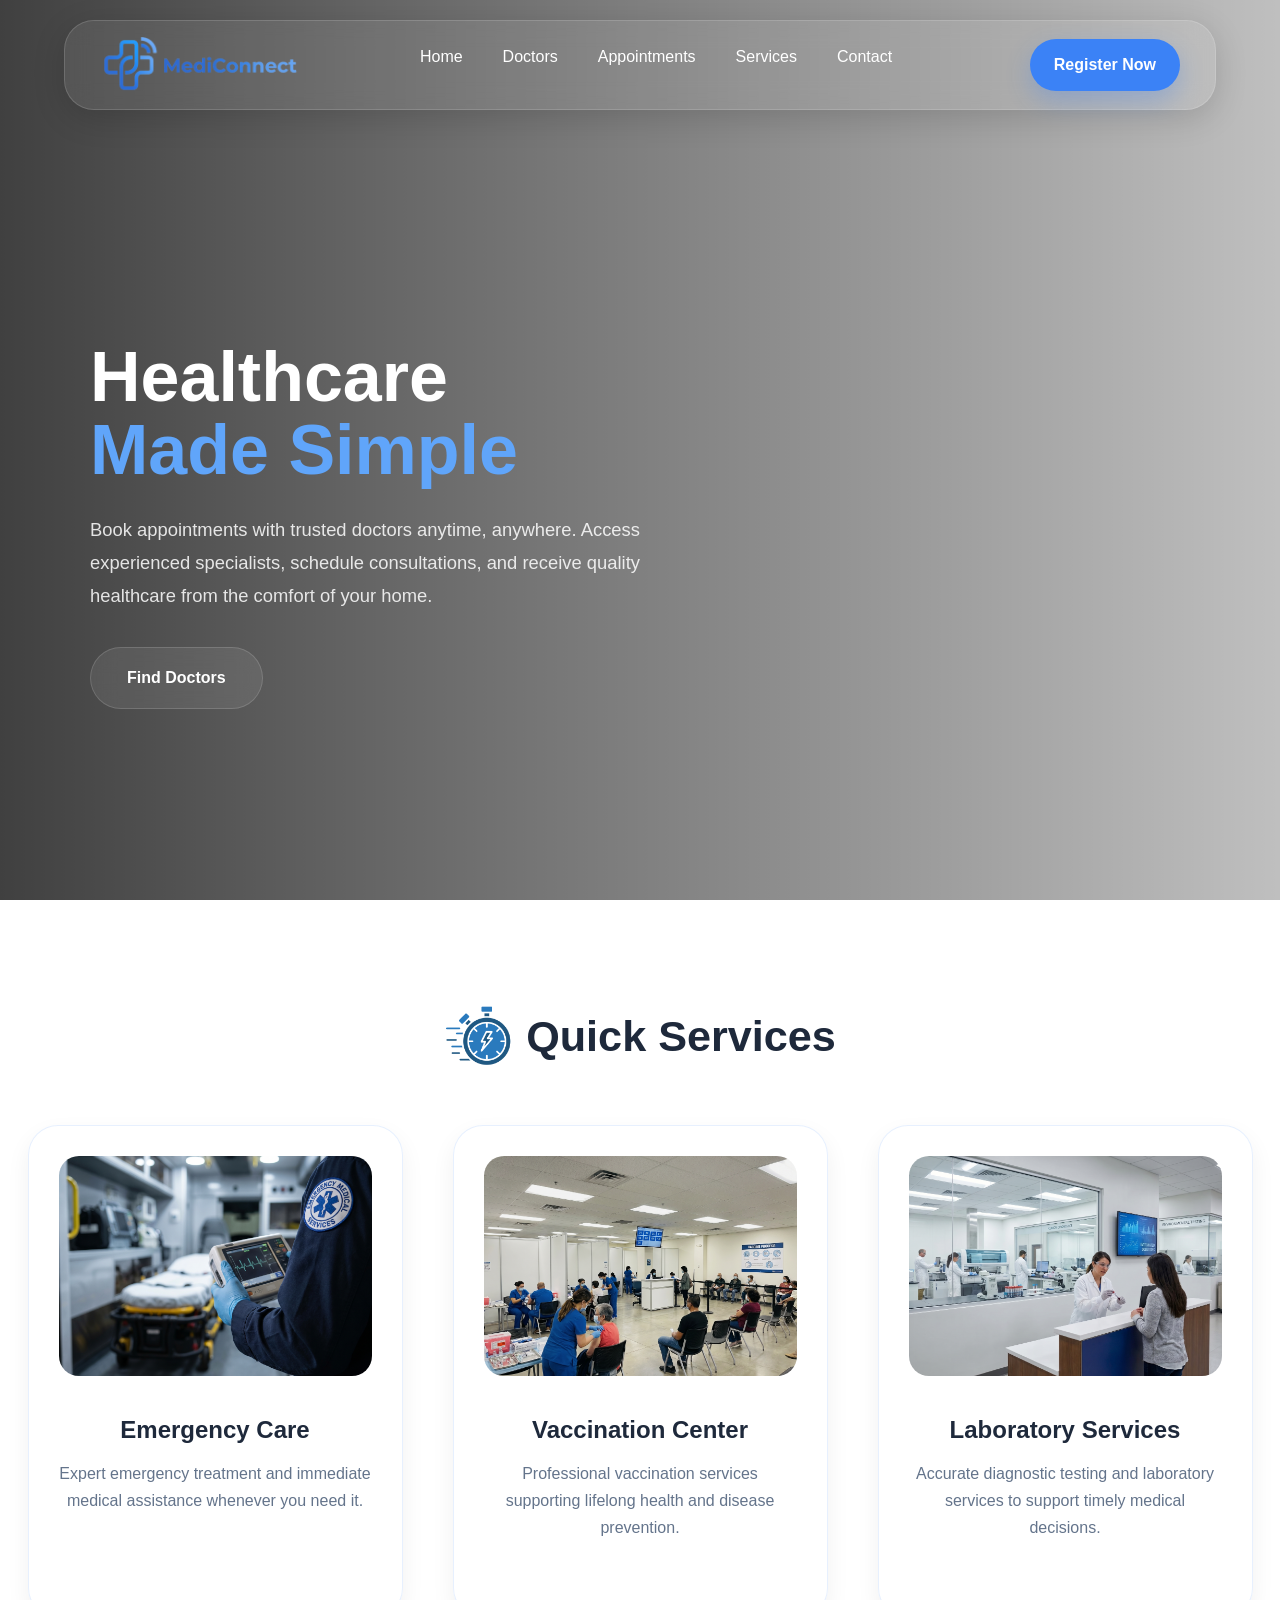
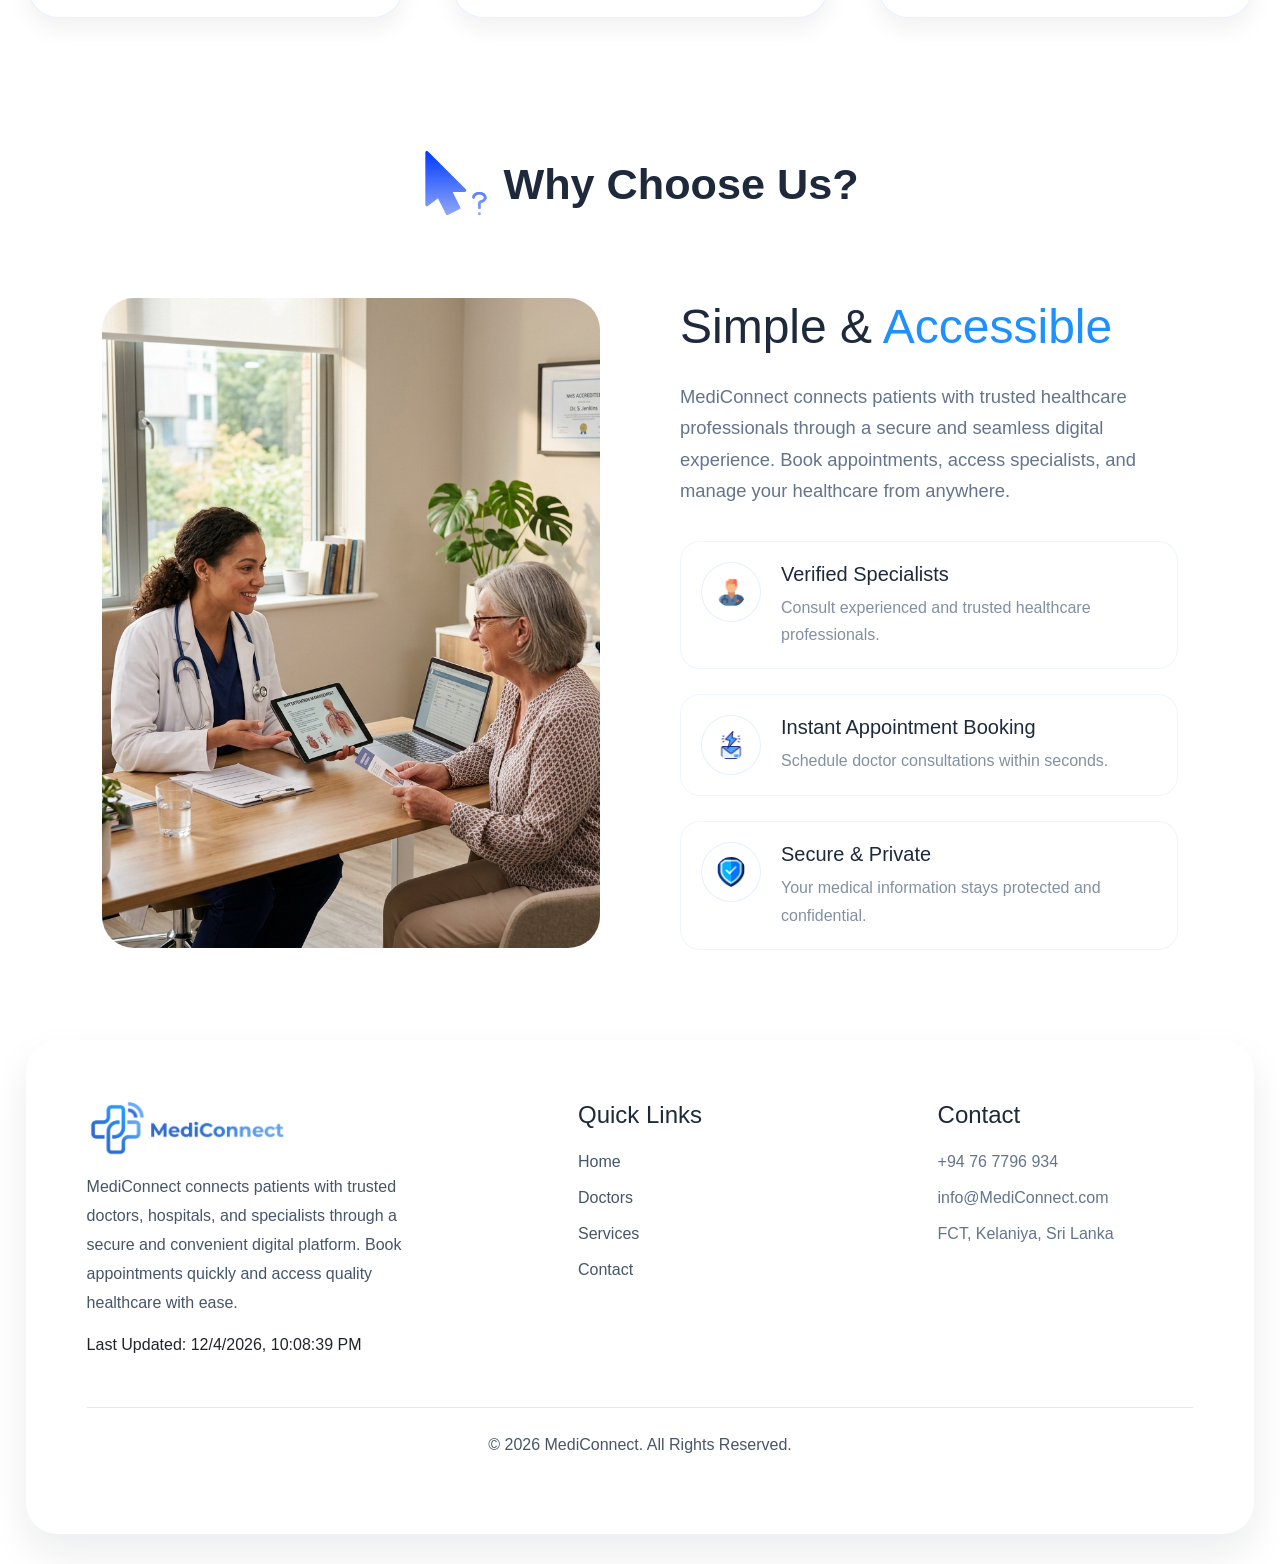
<file: index.html>
<!DOCTYPE html>
<html lang="en">

<head>
    <meta charset="UTF-8">
    <meta name="viewport" content="width=device-width, initial-scale=1.0">
    <title>MediConnect</title>
    <link rel="stylesheet" href="https://cdnjs.cloudflare.com/ajax/libs/font-awesome/6.6.0/css/all.min.css">
    <link href="https://cdn.jsdelivr.net/npm/bootstrap@5.3.8/dist/css/bootstrap.min.css" rel="stylesheet">
    <link rel="icon" href="src/fav-icon.png" type="image/png">
    <link rel="stylesheet" href="style.css">
</head>

<body>

    <script>
        let name = prompt("Please enter your name:", "Lakindu");
        alert(`Hi ${name}, Welcome to MediConnect! Your trusted healthcare companion.`);
    </script>


    <div class="header">

        <nav class="navbar">

            <div class="logo">
                <img src="src/Logo-Mediconnect.png" alt="MediConnect" id="logo-mediconnect">
            </div>

            <ul class="nav-links">

                <li><a href="index.html">Home</a></li>
                <li><a href="doctors.html">Doctors</a></li>
                <li><a href="appointments.html">Appointments</a></li>
                <li><a href="services.html">Services</a></li>
                <li><a href="contact.html">Contact</a></li>

            </ul>

            <button class="nav-btn" onclick="window.location.href='registration.html'">
                Register Now
            </button>

        </nav>

    </div>


    <!-- hero section -->


    <section class="hero">

        <!-- Background Video -->
        <video autoplay muted loop playsinline>

            <source src="src/hero-video.mp4" type="video/mp4">

        </video>

        <!-- Dark Overlay -->
        <div class="overlay"></div>

        <!-- Hero Content -->
        <div class="hero-content">

            <h1>
                Healthcare
                <span>Made Simple</span>
            </h1>

            <p>
                Book appointments with trusted doctors anytime, anywhere.
                Access experienced specialists, schedule consultations,
                and receive quality healthcare from the comfort of your home.
            </p>

            <div class="hero-buttons">

                <button class="hero-btn-secondary" onclick=findDoctors()>
                    Find Doctors
                </button>


            </div>


        </div>

    </section>





    <!-- Services section -->


    <div class="services-header-large">

        <h2>
            <img src="src/rapid.png" alt="Services Icon" class="services-icon">
            Quick Services
        </h2>

        <div class="services-container">

            <div class="service-card" onclick=clickServices()>

                <div class="service-image">

                    <img src="src/Emergancy-services.jpeg" alt="Emergency Care">

                </div>

                <h3>Emergency Care</h3>

                <p>
                    Expert emergency treatment and immediate medical
                    assistance whenever you need it.
                </p>

            </div>
            <div class="service-card" onclick=clickServices()>

                <div class="service-image">

                    <img src="src/Vaccination Center.jpeg" alt="Emergency Care">

                </div>

                <h3>Vaccination Center</h3>

                <p>
                    Professional vaccination services supporting 
                    lifelong health and disease prevention.
                </p>

            </div>


            <div class="service-card" onclick=clickServices()>

                <div class="service-image">

                    <img src="src/Laboratory Services.jpeg" alt="Emergency Care">

                </div>

                <h3>Laboratory Services</h3>

                <p>
                    Accurate diagnostic testing and laboratory 
                    services to support timely medical decisions.
                </p>

            </div>

            <!-- <div class="service-card">

        <div class="service-image">

            <img src="src/Emergancy-services.jpeg"
                alt="Emergency Care">

        </div>

        <h3>Emergency Care</h3>

        <p>
            Expert emergency treatment and immediate medical
            assistance whenever you need it.
        </p>

        </div> -->
        </div>
    </div>

    <section class="why-us">
        <div class="services-header-small">
            <h2>
                <img src="src/help.png" alt="Services Icon" class="services-icon">
                Why Choose Us?
            </h2>
        </div>

        <div class="why-us-container">

            <div class="why-image">

                <img src="src/about_us.png" alt="Doctor Consultation">

            </div>

            <div class="why-content">

                <h2>
                    Simple & <span>Accessible</span>
                </h2>

                <p>
                    MediConnect connects patients with trusted healthcare
                    professionals through a secure and seamless digital
                    experience. Book appointments, access specialists,
                    and manage your healthcare from anywhere.
                </p>

                <div class="why-features">

                    <div class="feature-item">

                        <div class="feature-icon">
                            <img src="src/specialists.png" alt="Verified Specialists Icon" class="feature-icon-image">
                        </div>

                        <div>

                            <h4>Verified Specialists</h4>

                            <p>
                                Consult experienced and trusted healthcare professionals.
                            </p>

                        </div>

                    </div>

                    <div class="feature-item">

                        <div class="feature-icon">
                            <img src="src/instant.png" alt="Verified Specialists Icon" class="feature-icon-image">
                        </div>

                        <div>

                            <h4>Instant Appointment Booking</h4>

                            <p>
                                Schedule doctor consultations within seconds.
                            </p>

                        </div>

                    </div>

                    <div class="feature-item">

                        <div class="feature-icon">
                            <img src="src/encrypted.png" alt="Verified Specialists Icon" class="feature-icon-image">
                        </div>

                        <div>

                            <h4>Secure & Private</h4>

                            <p>
                                Your medical information stays protected and confidential.
                            </p>

                        </div>

                    </div>

                </div>

            </div>

        </div>

    </section>


    <footer class="footer">

        <div class="footer-container">

            <div class="footer-grid">

                <div class="footer-brand">

                    <div class="logo">
                        <img src="src/Logo-Mediconnect.png" alt="E-Channeling Logo" id="logo-mediconnect">
                    </div>

                    <p>
                        MediConnect connects patients with trusted doctors, hospitals,
                        and specialists through a secure and convenient digital platform.
                        Book appointments quickly and access quality healthcare with ease.
                    </p>

                </div>

                <div class="footer-links">

                    <h4>Quick Links</h4>

                    <a href="index.html">Home</a>
                    <a href="doctors.html">Doctors</a>
                    <a href="services.html">Services</a>
                    <a href="contact.html">Contact</a>

                </div>

                <div class="footer-contact">

                    <h4>Contact</h4>

                    <p>+94 76 7796 934</p>
                    <p>info@MediConnect.com</p>
                    <p>FCT, Kelaniya, Sri Lanka</p>

                </div>

            </div>
            <p>
                Last Updated:
                <span id="lastUpdated"></span>
            </p>

            <div class="footer-bottom">

                <p>
                    © 2026 MediConnect. All Rights Reserved.
                </p>

            </div>

        </div>

    </footer>
    <script src="script.js"></script>

    <!-- <script src="https://cdn.jsdelivr.net/npm/bootstrap@5.3.8/dist/js/bootstrap.bundle.min.js"></script>     -->
</body>

</html>
</file>
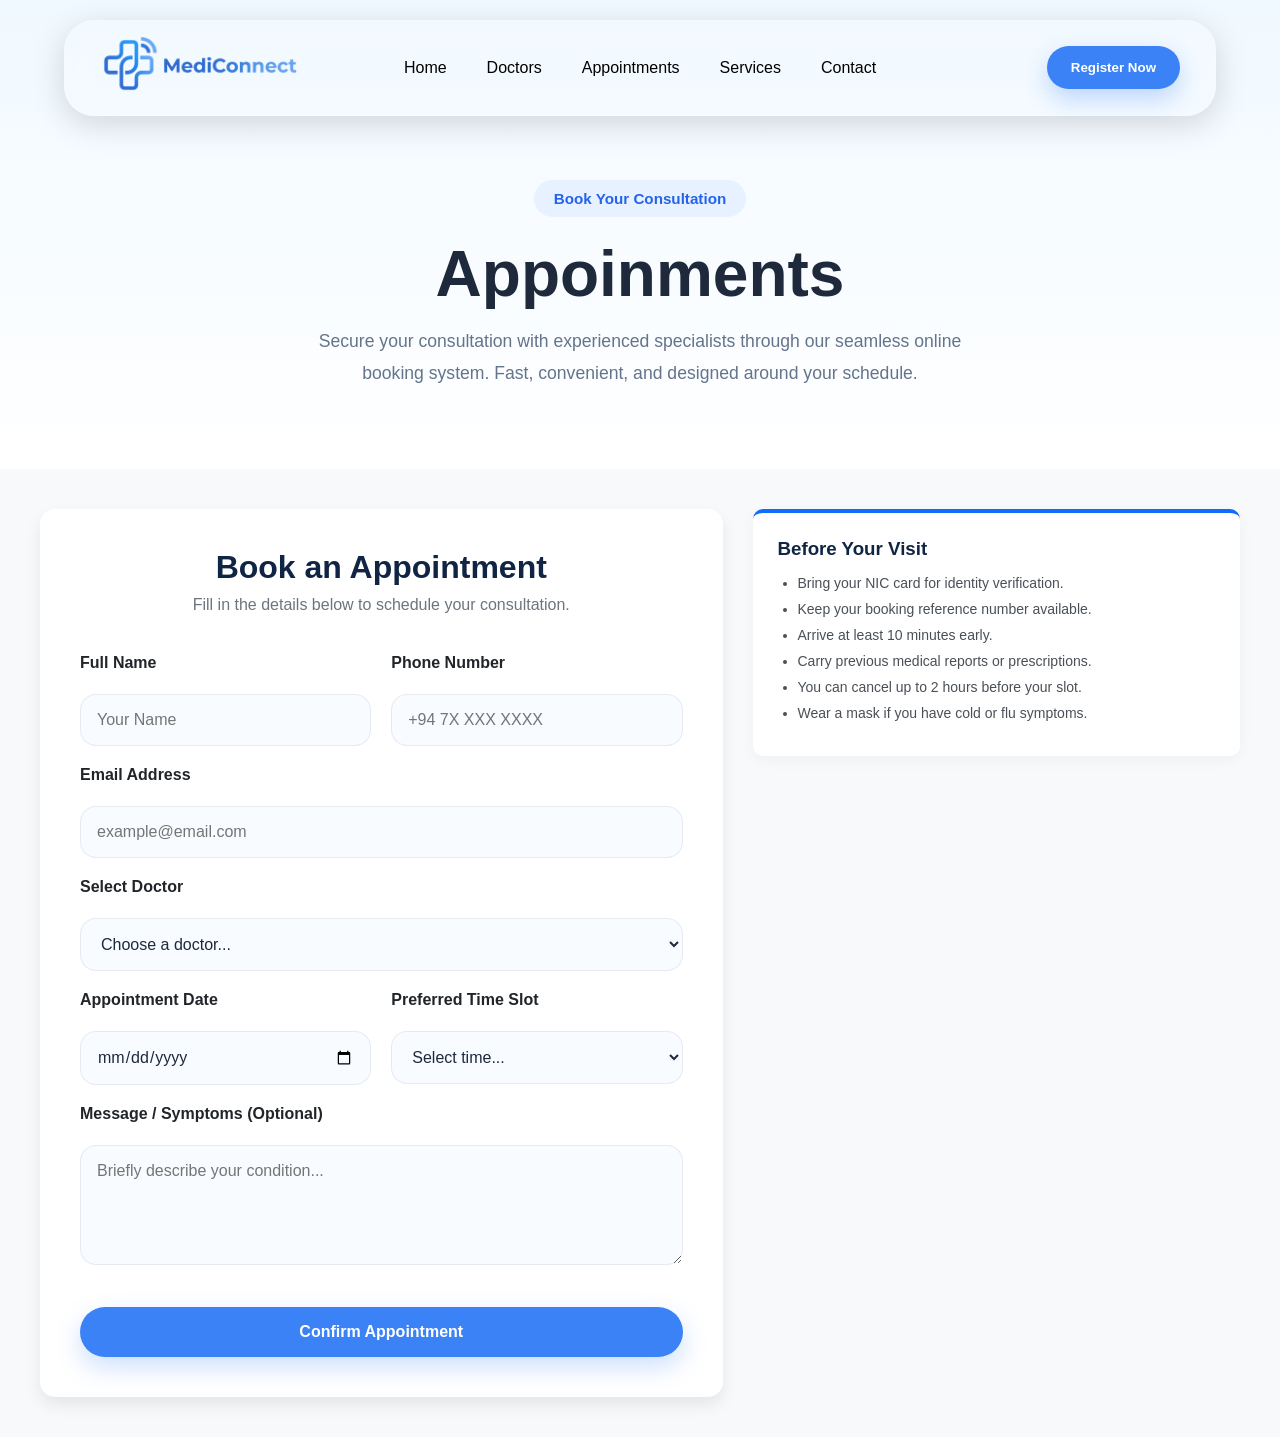
<file: appointments.html>
<!DOCTYPE html>
<html lang="en">

<head>
    <meta charset="UTF-8">
    <meta name="viewport" content="width=device-width, initial-scale=1.0">
    <title>Book an Appointment</title>

    <link rel="icon" href="src/fav-icon.png" type="image/png">
    <link rel="stylesheet" href="style.css">

    <style>
        body {
            font-family: Arial, Helvetica, sans-serif;
            background-color: #f8f9fa;
            color: #212529;
            min-height: 100vh;
        }

        .nav-links a {
            color: black;
        }

        /* Two Grid Layout */
        .booking-layout {
            /* background: #ffff; */
            display: grid;
            grid-template-columns: 7fr 5fr;
            gap: 30px;
            align-items: start;
            padding: 40px;
        }

        .form-section {
            background-color: #fff;
            padding: 40px;
            border-radius: 15px;
            box-shadow: 0 0.5rem 1rem rgba(0, 0, 0, 0.08);
            /* border-top: 1px solid #e2e6ef; */
        }

        .sidebar-section {
            position: sticky;
            top: 20px;
            display: flex;
            flex-direction: column;
            gap: 25px;
        }

        /* Form-Header */
        .form-header {
            text-align: center;
            margin-bottom: 40px;
        }

        #main-header {
            font-size: 2rem;
            font-weight: bold;
            color: #102544;
            margin-bottom: 10px;
        }

        #sub-header {
            color: #6c757d;
            font-size: 1rem;
        }

        /* Form Grid */
        .form-container {
            display: grid;
            grid-template-columns: 1fr 1fr;
            gap: 20px;
        }

        .email-field,
        .msg-field,
        .doctor-field,
        .btnSubmit-field {
            grid-column: 1 / -1;
        }

        .form-label {
            display: block;
            margin-bottom: 8px;
            font-weight: 600;
        }

        .input-field,
        .form-select {
            width: 100%;
            padding: 16px;
            border: 1px solid rgba(148, 163, 184, .18);
            border-radius: 16px;
            margin-top: 14px;
            background: #f8fbff;
            color: #1e293b;
            font-family: inherit;
            font-size: 1rem;
            outline: none;
            transition: all .25s ease;
            box-sizing: border-box;

        }

        .input-field:focus,
        .form-select:focus {
            outline: none;
            border-color: #86b7fe;
            box-shadow: 0 0 0 4px rgba(13, 110, 253, 0.15);
        }

        textarea.input-field {
            min-height: 120px;
            resize: vertical;
        }

        /* Validation Messages - Hidden initially */
        .invalid-feedback {
            display: none;
            color: #dc3545;
            font-size: 0.875rem;
            margin-top: 5px;
            font-weight: 500;
        }

        #formAlert {
            display: none;
            background: #fff3cd;
            color: #e3ae0e;
            padding: 12px;
            border-radius: 8px;
            margin-bottom: 20px;
            /* border: 1px solid #ffc107; */
            grid-column: 1 / -1;
            font-size: 12px;
        }

        /* Visit Info */
        .visit-info {
            padding: 25px;
            background: #ffff;
            border-top: 4px solid #0d6efd;
            border-radius: 10px;
            box-shadow: 0 4px 15px rgba(0, 0, 0, .04);
        }

        .visit-info h3 {
            margin-bottom: 15px;
            color: #102544;
        }

        .visit-info ul {
            padding-left: 20px;
        }

        .visit-info li {
            margin-bottom: 10px;
            font-size: 14px;
            color: #495057;
        }

        /* Summary Card - Set to hidden by default */
        .summary-card {
            display: none;
            background: #ffffff;
            border-radius: 12px;
            padding: 25px;
            box-shadow: 0 5px 20px rgba(0, 0, 0, 0.08);
            border-top: 4px solid #3b4555;
        }

        .summary-card h3 {
            color: #102544;
            margin-bottom: 20px;
            text-align: center;
            font-size: 1.3rem;
        }

        .summary-card p {
            display: flex;
            justify-content: space-between;
            align-items: center;
            margin-bottom: 12px;
            padding-bottom: 10px;
            border-bottom: 1px solid #f1f3f5;
        }

        .summary-card strong {
            color: #495057;
        }

        .summary-card span {
            color: #102544;
            font-weight: 600;
        }

        .booking-status {
            background-color: #e8f5e9;
            color: #2e7d32;
            text-align: center;
            padding: 8px;
            border-radius: 6px;
            margin-bottom: 20px;
            font-size: 14px;
            font-weight: 600;
        }

        #paymentBtn {
            width: 100%;
            padding: 14px;
            border: none;
            border-radius: 8px;
            background-color: #25c060;
            color: white;
            font-weight: bold;
            cursor: pointer;
            transition: 0.3s;
        }

        #paymentBtn:hover {
            background-color: #1fa04f;
        }

        .booking-reference,
        #bookingId {
            text-align: center;
            font-size: 13px;
            color: #6c757d;
            margin-bottom: 18px;
        }

        .summary-card {
            animation: summaryAppear 0.5s ease;
        }

        @keyframes summaryAppear {
            from {
                opacity: 0;
                transform: translateY(15px);
            }

            to {
                opacity: 1;
                transform: translateY(0);
            }
        }

        @media (max-width: 992px) {
            .booking-layout {
                grid-template-columns: 1fr;
                padding: 30px 20px;
            }

            .sidebar-section {
                position: static;
            }
        }

        @media (max-width: 768px) {
            .form-container {
                grid-template-columns: 1fr;
            }

            .form-section {
                padding: 25px;
            }

            #main-header {
                font-size: 1.7rem;
            }

            .summary-card p,
            .summary-card strong,
            .summary-card span {
                font-size: 12px;
            }
        }
    </style>
</head>

<body>
    <!-- Navigation Bar -->
    <div class="header">
        <nav class="navbar">
            <div class="logo">
                <img src="src/Logo-Mediconnect.png" alt="MediConnect" id="logo-mediconnect">
            </div>

            <ul class="nav-links">
                <li><a href="index.html">Home</a></li>
                <li><a href="doctors.html">Doctors</a></li>
                <li><a href="appointments.html">Appointments</a></li>
                <li><a href="services.html">Services</a></li>
                <li><a href="contact.html">Contact</a></li>
            </ul>

            <button class="nav-btn" onclick="window.location.href='registration.html'">
                Register Now
            </button>

        </nav>
    </div>

    <!-- Hero Section -->
    <section class="page-hero">
        <div class="page-hero-content">
            <span class="page-tag">
                Book Your Consultation
            </span>
            <h1>Appoinments</h1>
            <p>
                Secure your consultation with experienced specialists through our seamless online booking system.
                Fast, convenient, and designed around your schedule.
            </p>
        </div>
    </section>

    <!-- Two Column Grid -->
    <div class="booking-layout">

        <!-- LEFT SIDE: Form Section -->
        <div class="form-section">
            <div class="form-header">
                <h2 id="main-header">Book an Appointment</h2>
                <p id="sub-header">Fill in the details below to schedule your consultation.</p>
            </div>

            <form id="appointmentForm" action="" method="post" onsubmit="return submitForm()">
                <div class="form-container">

                    <div class="name-field">
                        <label for="fullname" class="form-label">Full Name</label>
                        <input type="text" id="fullname" name="fullname" class="input-field" placeholder="Your Name">
                        <div class="invalid-feedback">Please enter your full name.</div>
                    </div>
                    <div class="phoneNo-field">
                        <label for="phoneNo" class="form-label">Phone Number</label>
                        <input type="tel" id="phoneNo" name="phoneNo" class="input-field" placeholder="+94 7X XXX XXXX">
                        <div class="invalid-feedback">Please enter a valid phone number.</div>
                    </div>
                    <div class="email-field">
                        <label for="email" class="form-label">Email Address</label>
                        <input type="email" id="email" name="email" class="input-field" placeholder="example@email.com">
                        <div class="invalid-feedback">Please enter a valid email address.</div>
                    </div>

                    <div class="doctor-field">
                        <label class="form-label" for="selectDoctor">Select Doctor</label>
                        <select class="form-select" id="selectDoctor">
                            <option value="" disabled selected>Choose a doctor...</option>
                            <option>Dr. Nimali Perera (Pediatrician)</option>
                            <option>Dr. Krishan Silva (Neurologist)</option>
                            <option>Dr. Nishanthi Fernando (Pediatric Surgery)</option>
                            <option>Dr. Surendra Kularathne (General Practitioner)</option>
                            <option>Dr. Amila Navarathne (Psychiatrist)</option>
                            <option>Dr. Mohomad Faheem (Orthopedic Surgeon)</option>
                            <option>Dr. Kumaran Ponnambalam (Pediatrician)</option>
                            <option>Dr. Manura Rajapaksha (Cardiologist)</option>
                            <option>Dr. Anil Kannangara (Gynecologist)</option>
                            <option>Dr. Subash Pathirana (Dermatologist)</option>
                            <option>Dr. Manuwarna Samarasekara (General Surgeon)</option>
                            <option>Dr. Abdul Hussain (Ophthalmologist)</option>
                            <option>Dr. Lakshmini Rajakrishnan (General Surgeon)</option>
                            <option>Dr. Dewmini Thuduwewaththa (General Practitioner)</option>
                        </select>
                        <div class="invalid-feedback">Please select a doctor.</div>
                    </div>

                    <div class="date-field">
                        <label class="form-label" for="appoinmentDate">Appointment Date</label>
                        <input type="date" id="appoinmentDate" class="input-field">
                        <div class="invalid-feedback">Please choose a valid date.</div>
                    </div>
                    <div class="time-field">
                        <label class="form-label" for="selectTime">Preferred Time Slot</label>
                        <select class="form-select" id="selectTime">
                            <option value="" disabled selected>Select time...</option>
                            <option>Morning (09:00 AM - 12:00 PM)</option>
                            <option>Afternoon (01:00 PM - 04:00 PM)</option>
                            <option>Evening (05:00 PM - 08:00 PM)</option>
                        </select>
                        <div class="invalid-feedback">Please select a time slot.</div>
                    </div>

                    <div class="msg-field">
                        <label for="message" class="form-label">Message / Symptoms (Optional)</label>
                        <textarea id="message" name="message" class="input-field" rows="4"
                            placeholder="Briefly describe your condition..."></textarea>
                    </div>

                    <div id="formAlert">
                        Please complete all required fields correctly.
                    </div>

                    <div class="btnSubmit-field">
                        <button type="submit" id="btnSubmit">Confirm Appointment</button>
                    </div>

                </div>
            </form>
        </div>

        <!-- RIGHT SIDE: Sidebar (Visit Info & Summary Card) -->
        <div class="sidebar-section">

            <div class="visit-info">
                <h3>Before Your Visit</h3>
                <ul>
                    <li>Bring your NIC card for identity verification.</li>
                    <li>Keep your booking reference number available.</li>
                    <li>Arrive at least 10 minutes early.</li>
                    <li>Carry previous medical reports or prescriptions.</li>
                    <li>You can cancel up to 2 hours before your slot.</li>
                    <li>Wear a mask if you have cold or flu symptoms.</li>
                </ul>
            </div>

            <div class="summary-card">
                <h3>Appointment Summary</h3>
                <div class="booking-status">
                    ✓ Ready for Payment
                </div>
                <p><strong>Name:</strong> <span id="sumName">-</span></p>
                <p><strong>Doctor:</strong> <span id="sumDoctor">-</span></p>
                <p><strong>Date:</strong> <span id="sumDate">-</span></p>
                <p><strong>Time:</strong> <span id="sumTime">-</span></p>
                <p><strong>Fee:</strong> <span id="sumFee">-</span></p>
                <p class="booking-reference">
                    Ref No: <span id="bookingId"> ECH-45821 </span>
                </p>

                <button id="paymentBtn">
                    Proceed to Payment
                </button>
            </div>

        </div>

    </div>

    <footer>
        <!-- Footer Content -->
    </footer>

    <script src="https://ajax.googleapis.com/ajax/libs/jquery/3.7.1/jquery.min.js"></script>
    <script src="booking.js"></script>
</body>

</html>
</file>
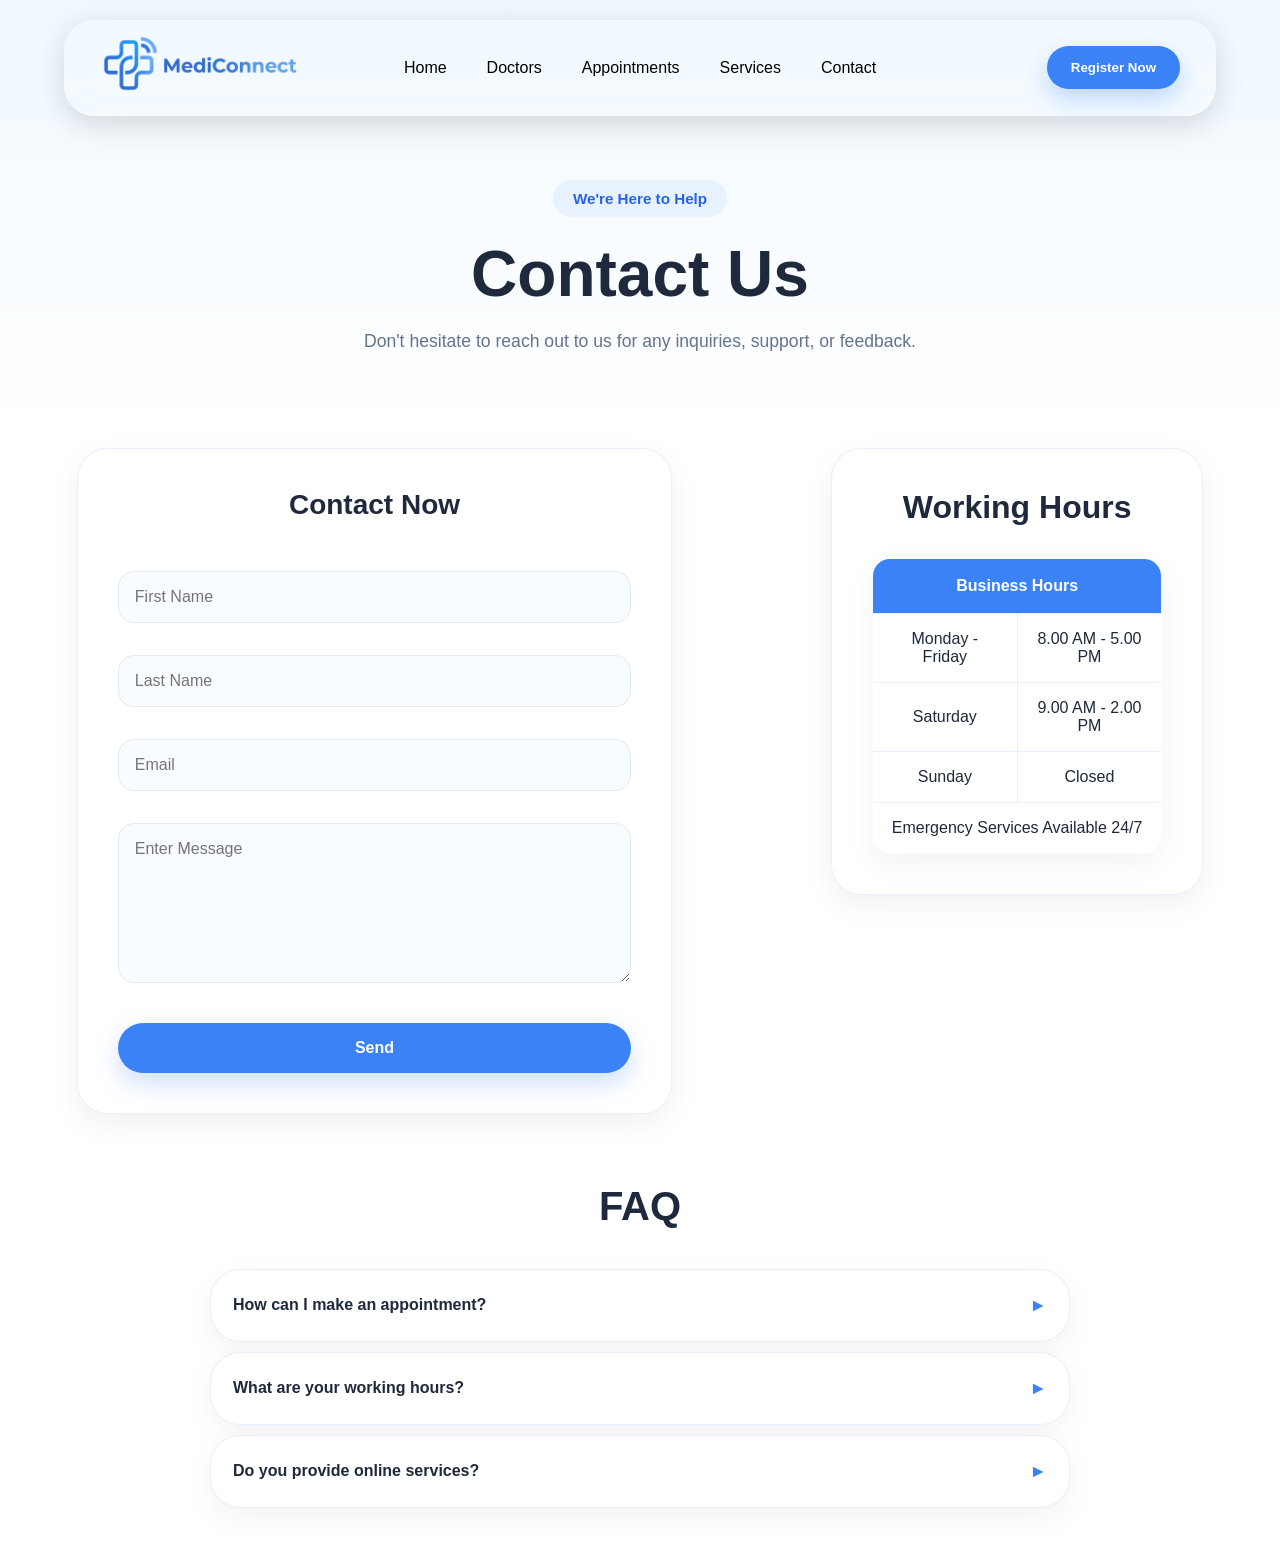
<file: contact.html>
<!DOCTYPE html>
<html lang="en">

<head>
    <meta charset="UTF-8">
    <meta name="viewport" content="width=device-width, initial-scale=1.0">
    <title>Contact Us</title>
    
    <link rel="icon" href="src/fav-icon.png" type="image/png">
    <link rel="stylesheet" href="style.css">

    <style>
        .nav-links a {
            color: black;
        }
        
        .contact-section {
            padding: 10px 6%;
            background: #ffff
        }

        .contact-section::after {
            content: "";
            display: table;
            clear: both
        }

        .contact-section h1 {
            text-align: center;
            color: #1e293b;
            margin-top: 0;
            margin-bottom: 40px;
            font-size: 3rem
        }

        .contact-grid {
            display: grid;
            grid-template-columns: 2fr 1fr;
            gap: 10px;
            max-width: 1200px;
            margin: auto;
            align-items: start;
        }

        .form-box {
            width: 80%;
            background: rgba(255, 255, 255, .95);
            backdrop-filter: blur(18px);
            -webkit-backdrop-filter: blur(18px);
            border: 1px solid rgba(59, 130, 246, .12);
            border-radius: 30px;
            padding: 40px;
            box-shadow: 0 10px 30px rgba(15, 23, 42, .06)
        }

        .form-box h2 {
            color: #1e293b;
            text-align: center;
            margin-bottom: 24px;
            font-size: 1.75rem;
            padding-bottom: 12px
        }

        .form-box input,
        .form-box textarea {
            width: 100%;
            padding: 16px;
            border: 1px solid rgba(148, 163, 184, .18);
            border-radius: 16px;
            margin-top: 14px;
            background: #f8fbff;
            color: #1e293b;
            font-family: inherit;
            font-size: 1rem;
            outline: none;
            transition: all .25s ease;
            box-sizing: border-box
        }

        .form-box input:focus,
        .form-box textarea:focus {
            border-color: #3b82f6;
            box-shadow: 0 0 0 4px rgba(59, 130, 246, .12)
        }

        .form-box textarea {
            min-height: 160px;
            resize: vertical
        }

        .working-section {
            width: 100%;
            background: rgba(255, 255, 255, .95);
            backdrop-filter: blur(18px);
            -webkit-backdrop-filter: blur(18px);
            border: 1px solid rgba(59, 130, 246, .12);
            border-radius: 30px;
            padding: 40px;
            box-shadow: 0 10px 30px rgba(15, 23, 42, .06)
        }

        .working-title {
            margin: 0 0 32px;
            color: #1e293b;
            font-size: 2rem;
            text-align: center
        }

        .hours-table {
            width: 100%;
            table-layout: fixed;
            border-collapse: collapse;
            border-spacing: 0;
            background: rgba(248, 251, 255, .95);
            border: 1px solid rgba(59, 130, 246, .12);
            border-radius: 18px;
            overflow: hidden;
            box-shadow: 0 10px 30px rgba(15, 23, 42, .05);
        }

        .hours-table th {
            background: #3b82f6;
            color: white;
            padding: 18px;
            font-size: 1rem;
            text-align: center;
            border: 1px solid rgba(59, 130, 246, .12);
        }

        .hours-table td {
            padding: 16px;
            text-align: center;
            color: #1e293b;
            border: 1px solid rgba(59, 130, 246, .12);
            background: #ffffff;
        }

        .faq-title {
            margin-top: 70px;
            text-align: center;
            color: #1e293b;
            font-size: 2.5rem
        }

        .faq {
            max-width: 900px;
            margin: 40px auto 0;
            padding: 0 20px;
            display: grid;
            gap: 10px;
            margin-bottom: 40px;
        }

        .question {
            background: white;
            border: 1px solid rgba(59, 130, 246, .12);
            border-radius: 30px;
            padding: 25px 22px;
            color: #1e293b;
            font-size: 1rem;
            font-weight: 600;
            display: flex;
            justify-content: space-between;
            align-items: center;
            cursor: pointer;
            box-shadow: 0 10px 30px rgba(15, 23, 42, .05)
        }

        .answer {
            display: none;
            background: rgba(255, 255, 255, .95);
            padding: 18px;
            color: #475569;
            line-height: 1.7;
        }

        .arrow {
            font-size: 1.1rem;
            color: #3b82f6;
            transition: .3s
        }

        @media (max-width: 992px) {
            .contact-section {
                padding: 10px 4%;
            }

            .contact-section h1 {
                font-size: 2.5rem;
                margin-bottom: 30px;
            }

            .contact-grid {
                grid-template-columns: 1fr;
                gap: 24px;
            }

            .form-box,
            .working-section {
                width: 100%;
                padding: 32px;
            }

            .hours-table th,
            .hours-table td {
                padding: 14px;
                font-size: 0.95rem;
            }

            .faq {
                padding: 0 10px;
            }
        }

        @media (max-width: 768px) {
            .contact-section {
                padding: 10px 3%;
            }

            .contact-section h1 {
                font-size: 2.25rem;
                margin-bottom: 24px;
            }

            .form-box,
            .working-section {
                padding: 28px;
                border-radius: 24px;
            }

            .contact-grid {
                gap: 20px;
            }

            .form-box input,
            .form-box textarea {
                padding: 14px;
            }

            .hours-table th,
            .hours-table td {
                padding: 12px;
                font-size: 0.9rem;
            }

            .faq-title {
                margin-top: 50px;
                font-size: 2rem;
            }

            .question {
                padding: 18px 16px;
                font-size: 0.95rem;
            }

            .answer {
                padding: 16px;
                font-size: 0.95rem;
            }
        }
    </style>

</head>

<body>

    <div class="header">
        <nav class="navbar">
            <div class="logo">
                <img src="src/Logo-Mediconnect.png" alt="MediConnect" id="logo-mediconnect">
            </div>

            <ul class="nav-links">
                <li><a href="index.html">Home</a></li>
                <li><a href="doctors.html">Doctors</a></li>
                <li><a href="appointments.html">Appointments</a></li>
                <li><a href="services.html">Services</a></li>
                <li><a href="contact.html">Contact</a></li>
            </ul>

            <button class="nav-btn" onclick="window.location.href='registration.html'">
                Register Now
            </button>

        </nav>
    </div>

    <section class="page-hero">
        <div class="page-hero-content">
            <span class="page-tag">
                We're Here to Help
            </span>
            <h1>Contact Us</h1>
            <p>
                Don't hesitate to reach out to us for any inquiries, support, or feedback.
            </p>
        </div>
    </section>


    <section class="contact-section">
        <div class="contact-grid">
            <div class="form-box">
                <h2>Contact Now</h2>

                <form id="contactForm" action="mailto:yourmail@gmail.com" method="post" enctype="text/plain">
                    <input type="text" id="fname" placeholder="First Name">
                    <br><br>
                    <input type="text" id="lname" placeholder="Last Name">
                    <br><br>
                    <input type="email" id="email" placeholder="Email">
                    <br><br>
                    <textarea id="message" placeholder="Enter Message"></textarea>
                    <br><br>
                    <button type="submit" id="btnSubmit">
                        Send
                    </button>
                </form>
            </div>

            <!-- <div class="info-box">
            <h2>Contact Info</h2>
            <p>Address : Colombo</p>
            <p>Phone : 0771234567</p>
            <p>Email : abc@gmail.com</p>
            <img src="image/Map.jpg">
            </div> -->

            <div class="working-section">
                <h2 class="working-title">
                    Working Hours
                </h2>

                <table class="hours-table">
                    <tr>
                        <th colspan="2">Business Hours</th>
                    </tr>
                    <tr>
                        <td>Monday - Friday</td>
                        <td>8.00 AM - 5.00 PM</td>
                    </tr>
                    <tr>
                        <td>Saturday</td>
                        <td>9.00 AM - 2.00 PM</td>
                    </tr>
                    <tr>
                        <td>Sunday</td>
                        <td>Closed</td>
                    </tr>
                    <tr>
                        <td colspan="2">
                            Emergency Services Available 24/7
                        </td>
                    </tr>
                </table>
            </div>
        </div>

        <h2 class="faq-title">
            FAQ
        </h2>

        <div class="faq">
            <h3 class="question">
                How can I make an appointment?
                <span class="arrow">►</span>
            </h3>

            <div class="answer">
                You can contact us by phone or submit the contact form.
            </div>
            
            <h3 class="question">
                What are your working hours?
                <span class="arrow">►</span>
            </h3>

            <div class="answer">
                Monday to Friday 8.00 AM - 5.00 PM
            </div>

            <h3 class="question">
                Do you provide online services?
                <span class="arrow">►</span>
            </h3>

            <div class="answer">
                Yes, selected services are available online.
            </div>

        </div>

    </section>

    <script src="https://code.jquery.com/jquery-3.7.1.min.js"></script>
    <script src="contact.js"></script>
</body>

</html>
</file>
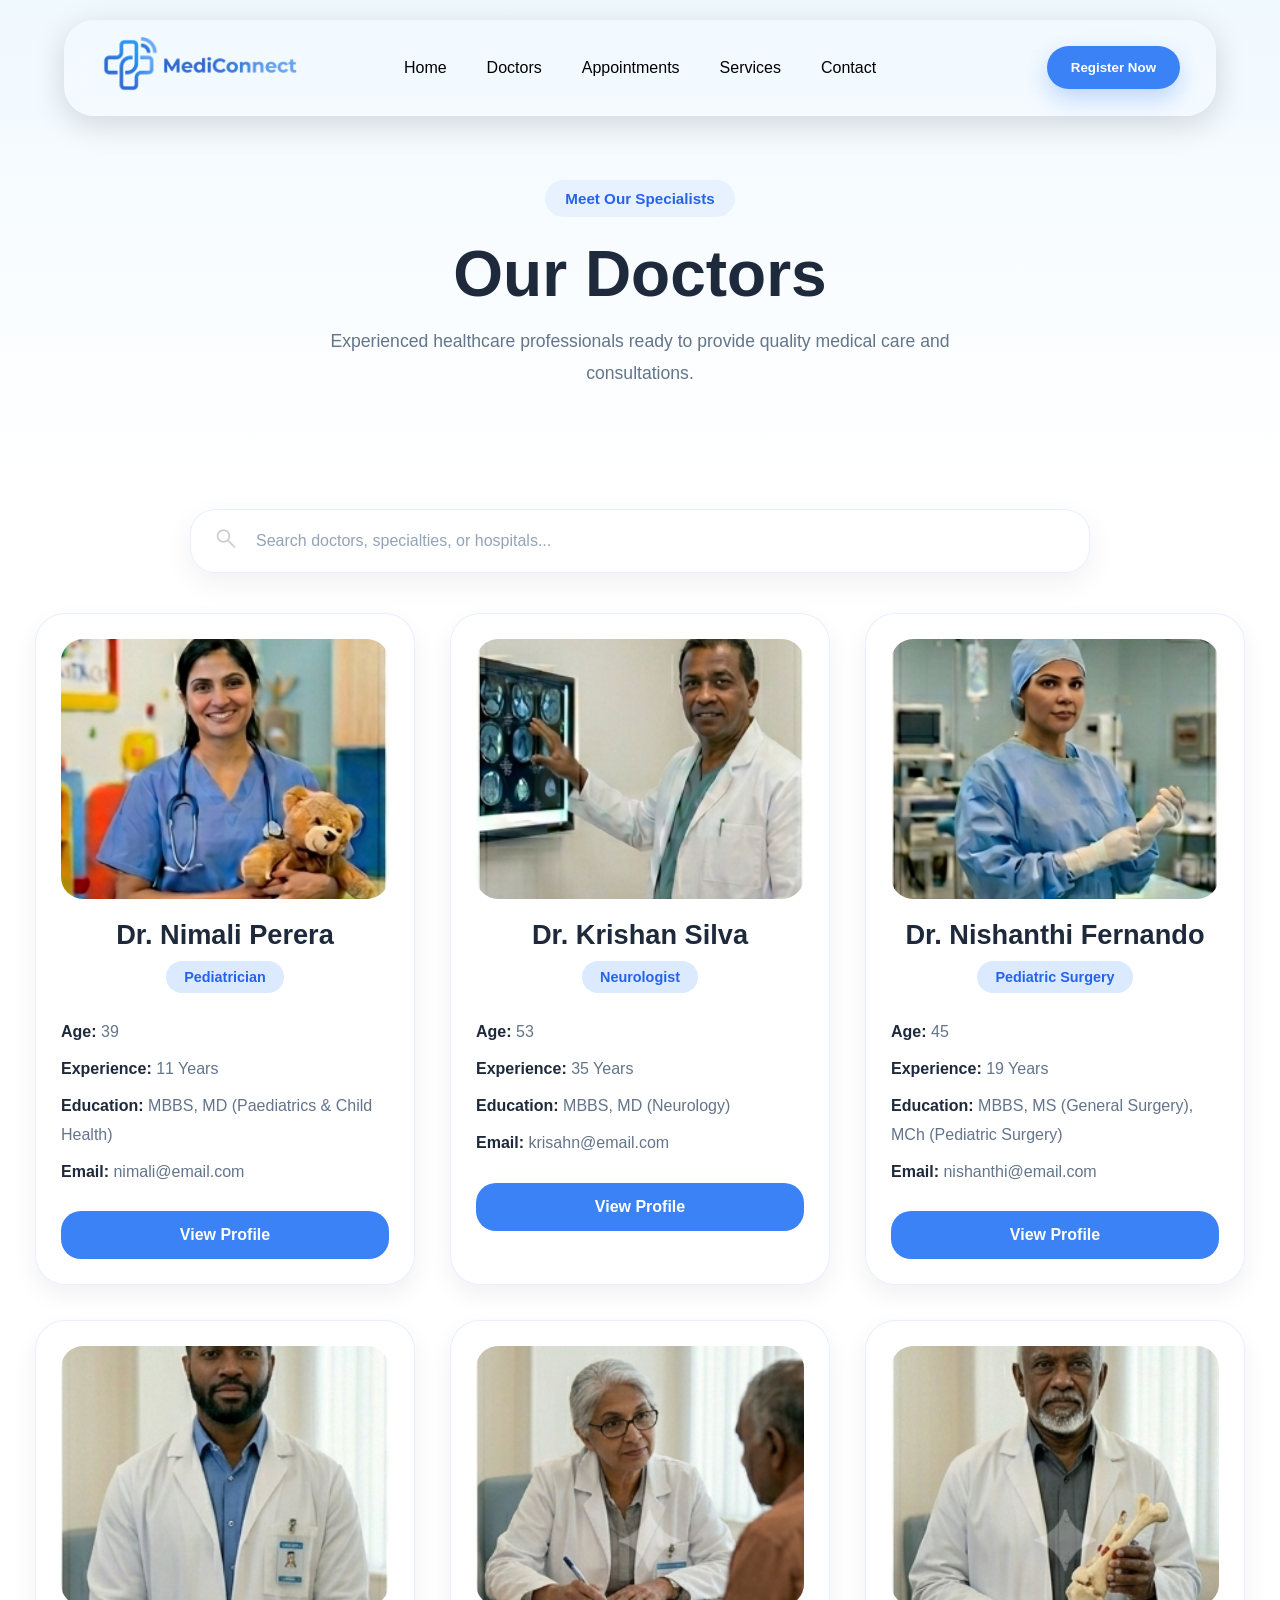
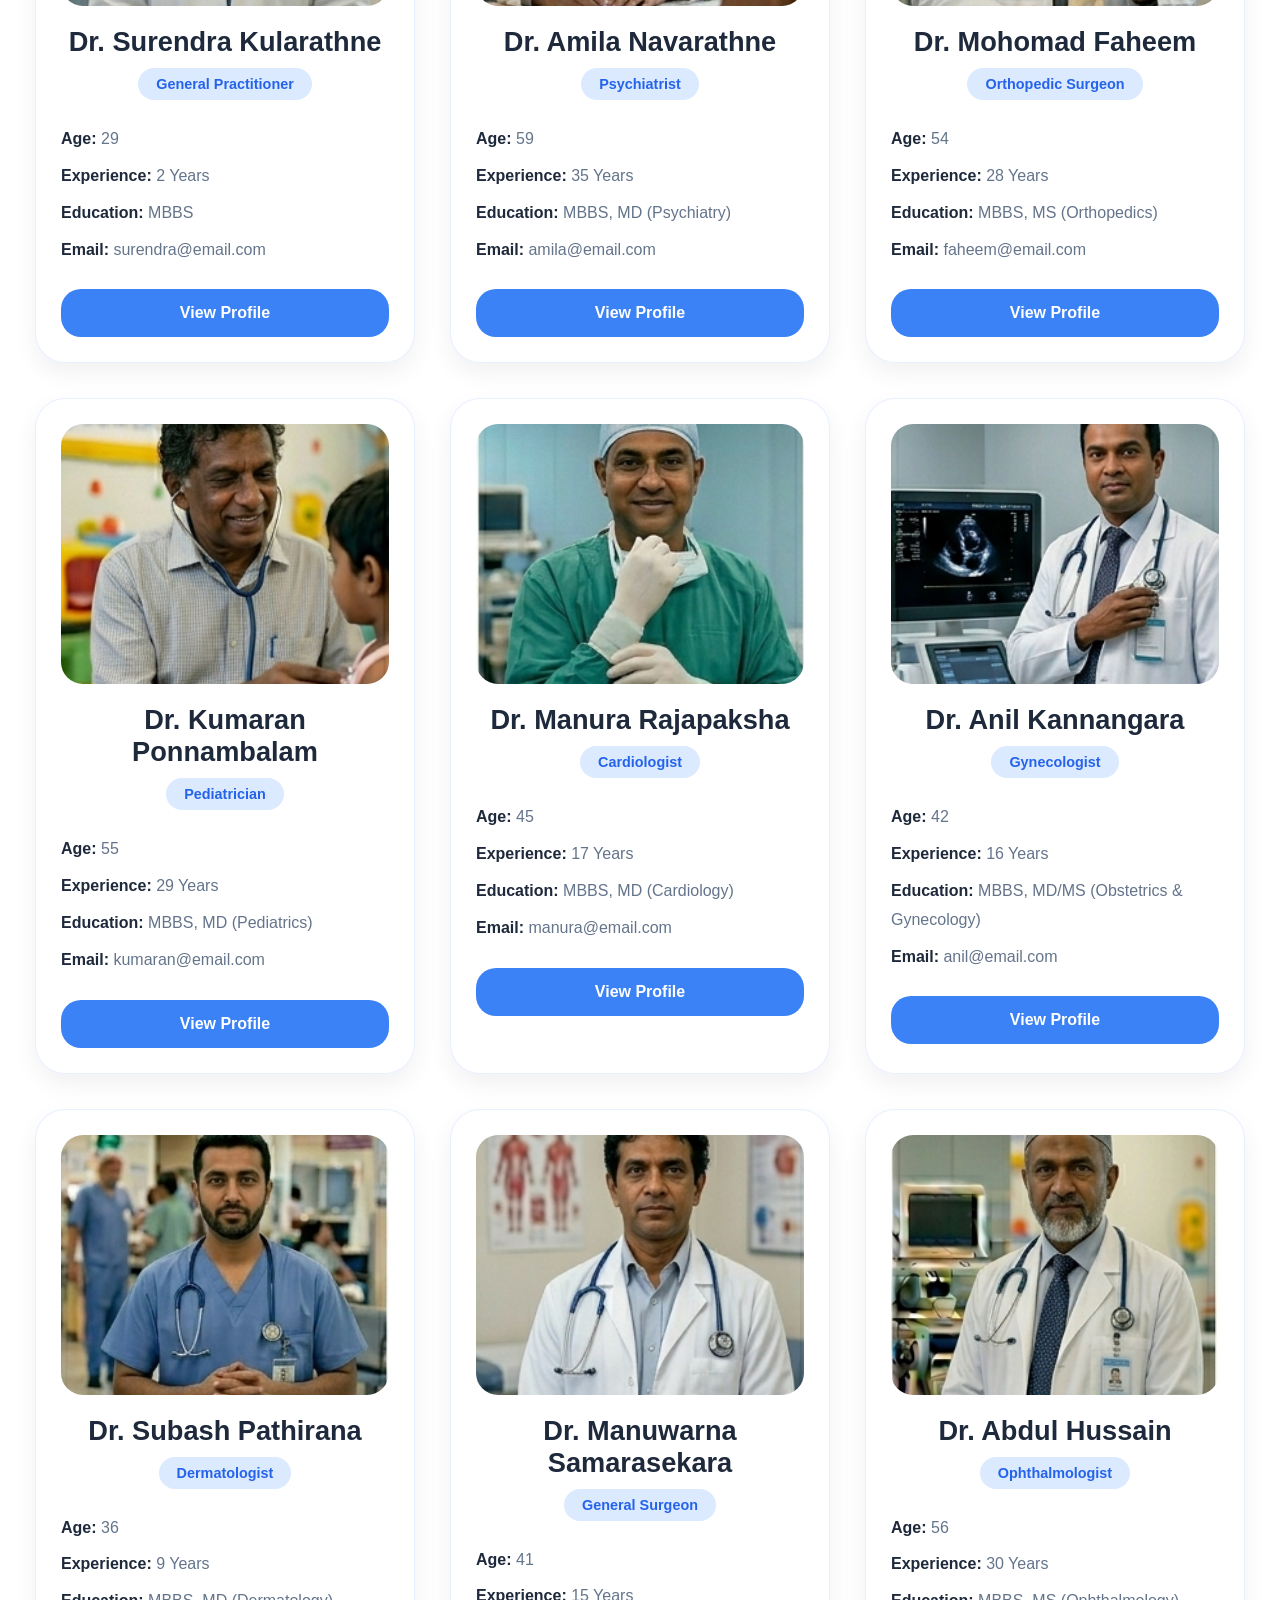
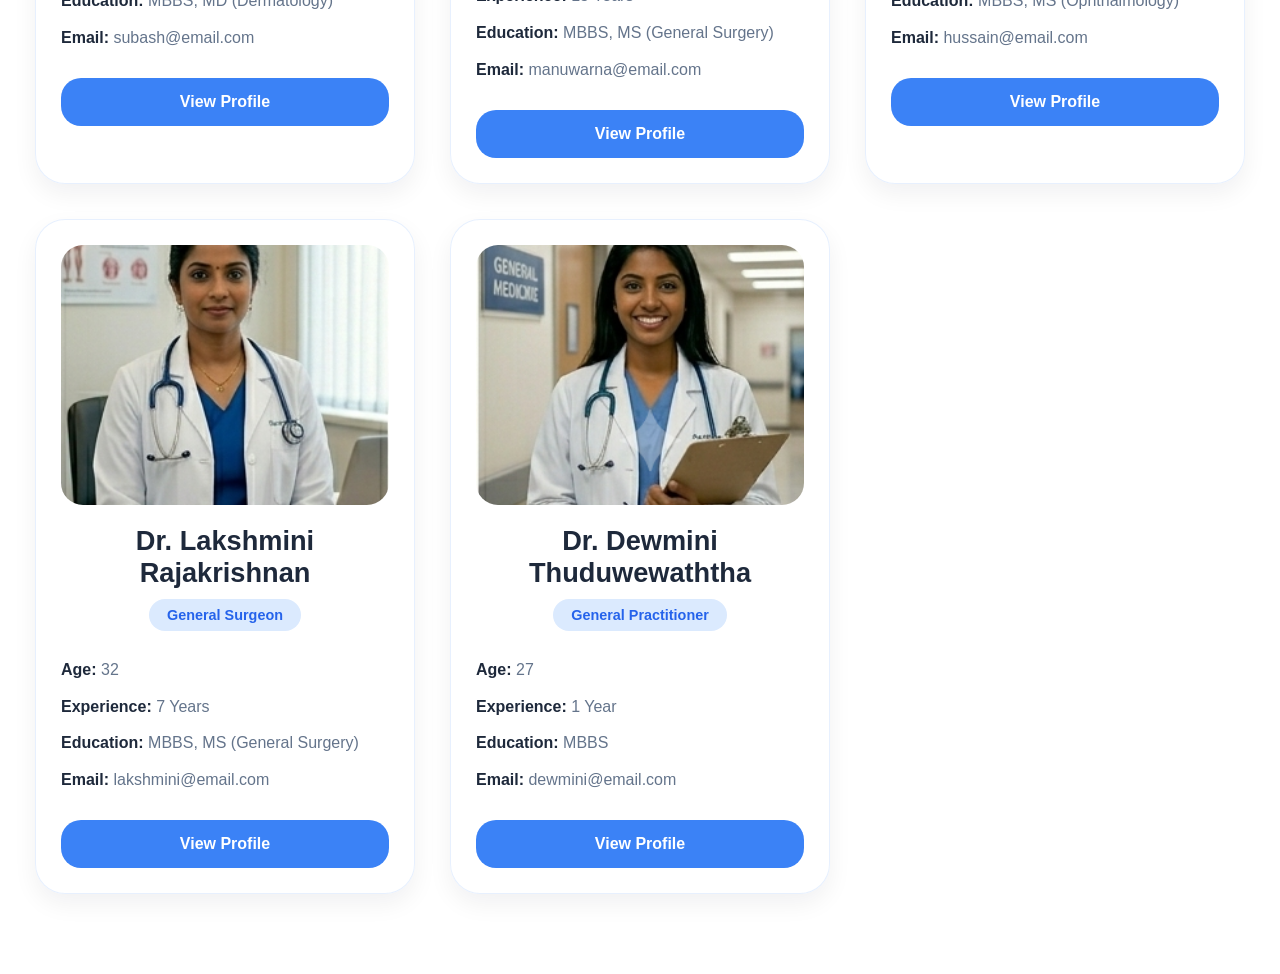
<file: doctors.html>
<!DOCTYPE html>
<html lang="en">

<head>
    <meta charset="UTF-8">
    <meta name="viewport" content="width=device-width, initial-scale=1.0">
    <title>Our Doctors</title>

    <link rel="icon" href="src/fav-icon.png" type="image/png">
    <link rel="stylesheet" href="style.css">

    <style>
        .nav-links a {
            color: black;
        }
        
        .doctor-search-section {
            padding: 40px 8%;
            background: #fff;
        }

        .search-container {
            max-width: 900px;
            margin: auto;
            position: relative;
            background: rgba(255, 255, 255, .75);
            backdrop-filter: blur(15px);
            border: 1px solid rgba(59, 130, 246, .12);
            border-radius: 25px;
            box-shadow: 0 10px 30px rgba(15, 23, 42, .06);
            transition: .3s ease;
        }

        .search-container:hover {
            box-shadow: 0 15px 40px rgba(59, 130, 246, .12);
        }

        .search-container:focus-within {
            border-color: #3b82f6;
            box-shadow: 0 0 0 5px rgba(59, 130, 246, .08);
        }

        .search-icon {
            position: absolute;
            left: 25px;
            top: 50%;
            transform: translateY(-50%);
            font-size: 1.2rem;
        }

        .search-container input {
            width: 100%;
            border: none;
            outline: none;
            background: transparent;
            padding: 22px 25px 22px 65px;
            font-size: 1rem;
            color: #1e293b;
        }

        .search-container input::placeholder {
            color: #94a3b8;
        }

        /* Doctor Grid */
        .doctor-card {
            background: rgba(255, 255, 255, .8);
            backdrop-filter: blur(15px);
            border: 1px solid rgba(59, 130, 246, .12);
            border-radius: 30px;
            padding: 25px;
            max-width: 380px;
            transition: all .4s ease;
            box-shadow: 0 10px 25px rgba(15, 23, 42, .06);
            overflow: hidden;
        }

        .doctor-card:hover {
            transform: translateY(-8px);
            box-shadow: 0 20px 40px rgba(15, 23, 42, .12);
            border-color: rgba(59, 130, 246, .25);
        }

        .doctor-image {
            width: 100%;
            height: 260px;
            overflow: hidden;
            border-radius: 22px;
            margin-bottom: 20px;
        }

        .doctor-image img {
            width: 100%;
            height: 100%;
            object-fit: cover;
            transition: .4s ease;
        }

        .doctor-card:hover img {
            transform: scale(1.05);
        }

        .doctor-image {
            width: 100%;
            height: 260px;
            overflow: hidden;
            border-radius: 22px;
            margin-bottom: 20px;
        }

        .doctor-image img {
            width: 100%;
            height: 100%;
            object-fit: cover;
            transition: .4s ease;
        }

        .doctor-card:hover img {
            transform: scale(1.05);
        }

        .doctor-info h3 {
            color: #1e293b;
            font-size: 1.7rem;
            margin-bottom: 10px;
            text-align: center;
        }

        .specialty {
            display: block;
            width: max-content;
            margin: 0 auto 25px;
            padding: 8px 18px;
            border-radius: 50px;
            background: #dbeafe;
            color: #2563eb;
            font-weight: 600;
            font-size: .9rem;
        }

        .doctor-details {
            margin-bottom: 25px;
        }

        .doctor-details p {
            color: #64748b;
            line-height: 1.8;
            margin-bottom: 8px;
        }

        .doctor-details strong {
            color: #1e293b;
        }

        .doctor-btn {
            width: 100%;
            padding: 15px;
            border: none;
            border-radius: 20px;
            background: #3b82f6;
            color: white;
            font-size: 1rem;
            font-weight: 600;
            cursor: pointer;
            transition: .3s ease;
        }

        .doctor-btn:hover {
            background: #2563eb;
            transform: translateY(-2px);
        }

        .docGrid {
            display: grid;
            grid-template-columns: repeat(auto-fit, minmax(320px, 380px));
            justify-content: center;
            gap: 35px;
            max-width: 1400px;
            margin: auto;
            margin-bottom: 80px;
        }
    </style>
</head>

<body>


    <div class="header">

        <nav class="navbar">

            <div class="logo">
                <img src="src/Logo-Mediconnect.png" alt="MediConnect" id="logo-mediconnect">
            </div>

            <ul class="nav-links">

                <li><a href="index.html">Home</a></li>
                <li><a href="doctors.html">Doctors</a></li>
                <li><a href="appointments.html">Appointments</a></li>
                <li><a href="services.html">Services</a></li>
                <li><a href="contact.html">Contact</a></li>

            </ul>

            <button class="nav-btn" onclick="window.location.href='registration.html'">
                Register Now
            </button>

        </nav>

    </div>

    <section class="page-hero">

        <div class="page-hero-content">

            <span class="page-tag">
                Meet Our Specialists
            </span>

            <h1>Our Doctors</h1>

            <p>
                Experienced healthcare professionals ready to provide
                quality medical care and consultations.
            </p>

        </div>

    </section>


    <section class="doctor-search-section">

        <div class="search-container">
            <span class="search-icon"><img src="src/search.png" style="width: 20px;"></span>
            <input type="text" id="searchDoc" placeholder="Search doctors, specialties, or hospitals...">
        </div>

    </section>



    <dic class="docGrid">

        <div class="doctor-card">

            <div class="doctor-image">
                <img src="src/doc01pediatrician.png" alt="Doctor">
            </div>

            <div class="doctor-info">

                <h3>Dr. Nimali Perera</h3>

                <span class="specialty">
                    Pediatrician
                </span>

                <div class="doctor-details">

                    <p><strong>Age:</strong> 39</p>

                    <p><strong>Experience:</strong> 11 Years</p>

                    <p><strong>Education:</strong> MBBS, MD (Paediatrics & Child Health)</p>

                    <p><strong>Email:</strong> nimali@email.com</p>

                </div>

                <button class="doctor-btn">
                    View Profile
                </button>

            </div>

        </div>




        <div class="doctor-card">

            <div class="doctor-image">
                <img src="src/doc02neurologist.png" alt="Doctor">
            </div>

            <div class="doctor-info">

                <h3>Dr. Krishan Silva</h3>

                <span class="specialty">Neurologist</span>

                <div class="doctor-details">
                    <p><strong>Age:</strong> 53</p>
                    <p><strong>Experience:</strong> 35 Years</p>
                    <p><strong>Education:</strong> MBBS, MD (Neurology)</p>
                    <p><strong>Email:</strong> krisahn@email.com</p>
                </div>

                <button class="doctor-btn">View Profile</button>

            </div>

        </div>

        <div class="doctor-card">

            <div class="doctor-image">
                <img src="src/doc03Pediactric_Surgeon.png" alt="Doctor">
            </div>

            <div class="doctor-info">
                <h3>Dr. Nishanthi Fernando</h3>
                <span class="specialty">Pediatric Surgery</span>
                <div class="doctor-details">
                    <p><strong>Age:</strong> 45</p>
                    <p><strong>Experience:</strong> 19 Years</p>
                    <p><strong>Education:</strong> MBBS, MS (General Surgery), MCh (Pediatric Surgery)</p>
                    <p><strong>Email:</strong> nishanthi@email.com</p>
                </div>

                <button class="doctor-btn">View Profile</button>

            </div>

        </div>

        <div class="doctor-card">

            <div class="doctor-image">
                <img src="src/doc4general_psysician.png" alt="Doctor">
            </div>

            <div class="doctor-info">
                <h3>Dr. Surendra Kularathne</h3>
                <span class="specialty">General Practitioner</span>

                <div class="doctor-details">
                    <p><strong>Age:</strong> 29</p>
                    <p><strong>Experience:</strong> 2 Years</p>
                    <p><strong>Education:</strong> MBBS</p>
                    <p><strong>Email:</strong> surendra@email.com</p>
                </div>

                <button class="doctor-btn">View Profile</button>

            </div>

        </div>

        <div class="doctor-card">

            <div class="doctor-image">
                <img src="src/doc5psychiatrist.png" alt="Doctor">
            </div>

            <div class="doctor-info">
                <h3>Dr. Amila Navarathne</h3>
                <span class="specialty">Psychiatrist</span>

                <div class="doctor-details">
                    <p><strong>Age:</strong> 59</p>
                    <p><strong>Experience:</strong> 35 Years</p>
                    <p><strong>Education:</strong> MBBS, MD (Psychiatry)</p>
                    <p><strong>Email:</strong> amila@email.com</p>
                </div>

                <button class="doctor-btn">View Profile</button>

            </div>

        </div>

        <div class="doctor-card">

            <div class="doctor-image">
                <img src="src/doc06othopedic_surgeon.png" alt="Doctor">
            </div>

            <div class="doctor-info">
                <h3>Dr. Mohomad Faheem</h3>
                <span class="specialty">Orthopedic Surgeon</span>

                <div class="doctor-details">
                    <p><strong>Age:</strong> 54</p>
                    <p><strong>Experience:</strong> 28 Years</p>
                    <p><strong>Education:</strong> MBBS, MS (Orthopedics)</p>
                    <p><strong>Email:</strong> faheem@email.com</p>
                </div>

                <button class="doctor-btn">View Profile</button>

            </div>

        </div>

        <div class="doctor-card">

            <div class="doctor-image">
                <img src="src/doc07pediactrician.png" alt="Doctor">
            </div>

            <div class="doctor-info">
                <h3>Dr. Kumaran Ponnambalam</h3>
                <span class="specialty">Pediatrician</span>
                <div class="doctor-details">
                    <p><strong>Age:</strong> 55</p>
                    <p><strong>Experience:</strong> 29 Years</p>
                    <p><strong>Education:</strong> MBBS, MD (Pediatrics)</p>
                    <p><strong>Email:</strong> kumaran@email.com</p>
                </div>

                <button class="doctor-btn">View Profile</button>

            </div>

        </div>

        <div class="doctor-card">

            <div class="doctor-image">
                <img src="src/doc08cadiologist.png" alt="Doctor">
            </div>

            <div class="doctor-info">
                <h3>Dr. Manura Rajapaksha</h3>
                <span class="specialty">Cardiologist</span>
                <div class="doctor-details">
                    <p><strong>Age:</strong> 45</p>
                    <p><strong>Experience:</strong> 17 Years</p>
                    <p><strong>Education:</strong> MBBS, MD (Cardiology)</p>
                    <p><strong>Email:</strong> manura@email.com</p>
                </div>

                <button class="doctor-btn">View Profile</button>

            </div>

        </div>

        <div class="doctor-card">

            <div class="doctor-image">
                <img src="src/doc09gynocologist.png" alt="Doctor">
            </div>

            <div class="doctor-info">
                <h3>Dr. Anil Kannangara</h3>
                <span class="specialty">Gynecologist</span>
                <div class="doctor-details">
                    <p><strong>Age:</strong> 42</p>
                    <p><strong>Experience:</strong> 16 Years</p>
                    <p><strong>Education:</strong> MBBS, MD/MS (Obstetrics &amp; Gynecology)</p>
                    <p><strong>Email:</strong> anil@email.com</p>
                </div>

                <button class="doctor-btn">View Profile</button>

            </div>

        </div>

        <div class="doctor-card">

            <div class="doctor-image">
                <img src="src/doc10dematologist.png" alt="Doctor">
            </div>

            <div class="doctor-info">
                <h3>Dr. Subash Pathirana</h3>
                <span class="specialty">Dermatologist</span>
                <div class="doctor-details">
                    <p><strong>Age:</strong> 36</p>
                    <p><strong>Experience:</strong> 9 Years</p>
                    <p><strong>Education:</strong> MBBS, MD (Dermatology)</p>
                    <p><strong>Email:</strong> subash@email.com</p>
                </div>

                <button class="doctor-btn">View Profile</button>

            </div>

        </div>

        <div class="doctor-card">

            <div class="doctor-image">
                <img src="src/doc11General_Surgeon.png" alt="Doctor">
            </div>

            <div class="doctor-info">
                <h3>Dr. Manuwarna Samarasekara</h3>
                <span class="specialty">General Surgeon</span>
                <div class="doctor-details">
                    <p><strong>Age:</strong> 41</p>
                    <p><strong>Experience:</strong> 15 Years</p>
                    <p><strong>Education:</strong> MBBS, MS (General Surgery)</p>
                    <p><strong>Email:</strong> manuwarna@email.com</p>
                </div>

                <button class="doctor-btn">View Profile</button>

            </div>

        </div>

        <div class="doctor-card">

            <div class="doctor-image">
                <img src="src/doc12Ophthalmologist.png" alt="Doctor">
            </div>

            <div class="doctor-info">
                <h3>Dr. Abdul Hussain</h3>
                <span class="specialty">Ophthalmologist</span>
                <div class="doctor-details">
                    <p><strong>Age:</strong> 56</p>
                    <p><strong>Experience:</strong> 30 Years</p>
                    <p><strong>Education:</strong> MBBS, MS (Ophthalmology)</p>
                    <p><strong>Email:</strong> hussain@email.com</p>
                </div>

                <button class="doctor-btn">View Profile</button>

            </div>

        </div>

        <div class="doctor-card">

            <div class="doctor-image">
                <img src="src/doc13General_Surgeon.png" alt="Doctor">
            </div>

            <div class="doctor-info">
                <h3>Dr. Lakshmini Rajakrishnan</h3>
                <span class="specialty">General Surgeon</span>
                <div class="doctor-details">
                    <p><strong>Age:</strong> 32</p>
                    <p><strong>Experience:</strong> 7 Years</p>
                    <p><strong>Education:</strong> MBBS, MS (General Surgery)</p>
                    <p><strong>Email:</strong> lakshmini@email.com</p>
                </div>

                <button class="doctor-btn">View Profile</button>

            </div>

        </div>

        <div class="doctor-card">

            <div class="doctor-image">
                <img src="src/doc14GeneralPsysician.png" alt="Doctor">
            </div>

            <div class="doctor-info">
                <h3>Dr. Dewmini Thuduwewaththa</h3>
                <span class="specialty">General Practitioner</span>
                <div class="doctor-details">
                    <p><strong>Age:</strong> 27</p>
                    <p><strong>Experience:</strong> 1 Year</p>
                    <p><strong>Education:</strong> MBBS</p>
                    <p><strong>Email:</strong> dewmini@email.com</p>
                </div>

                <button class="doctor-btn">View Profile</button>

            </div>

        </div>

        </div>

        <script src="doctors.js"></script>

</body>

</html>
</file>
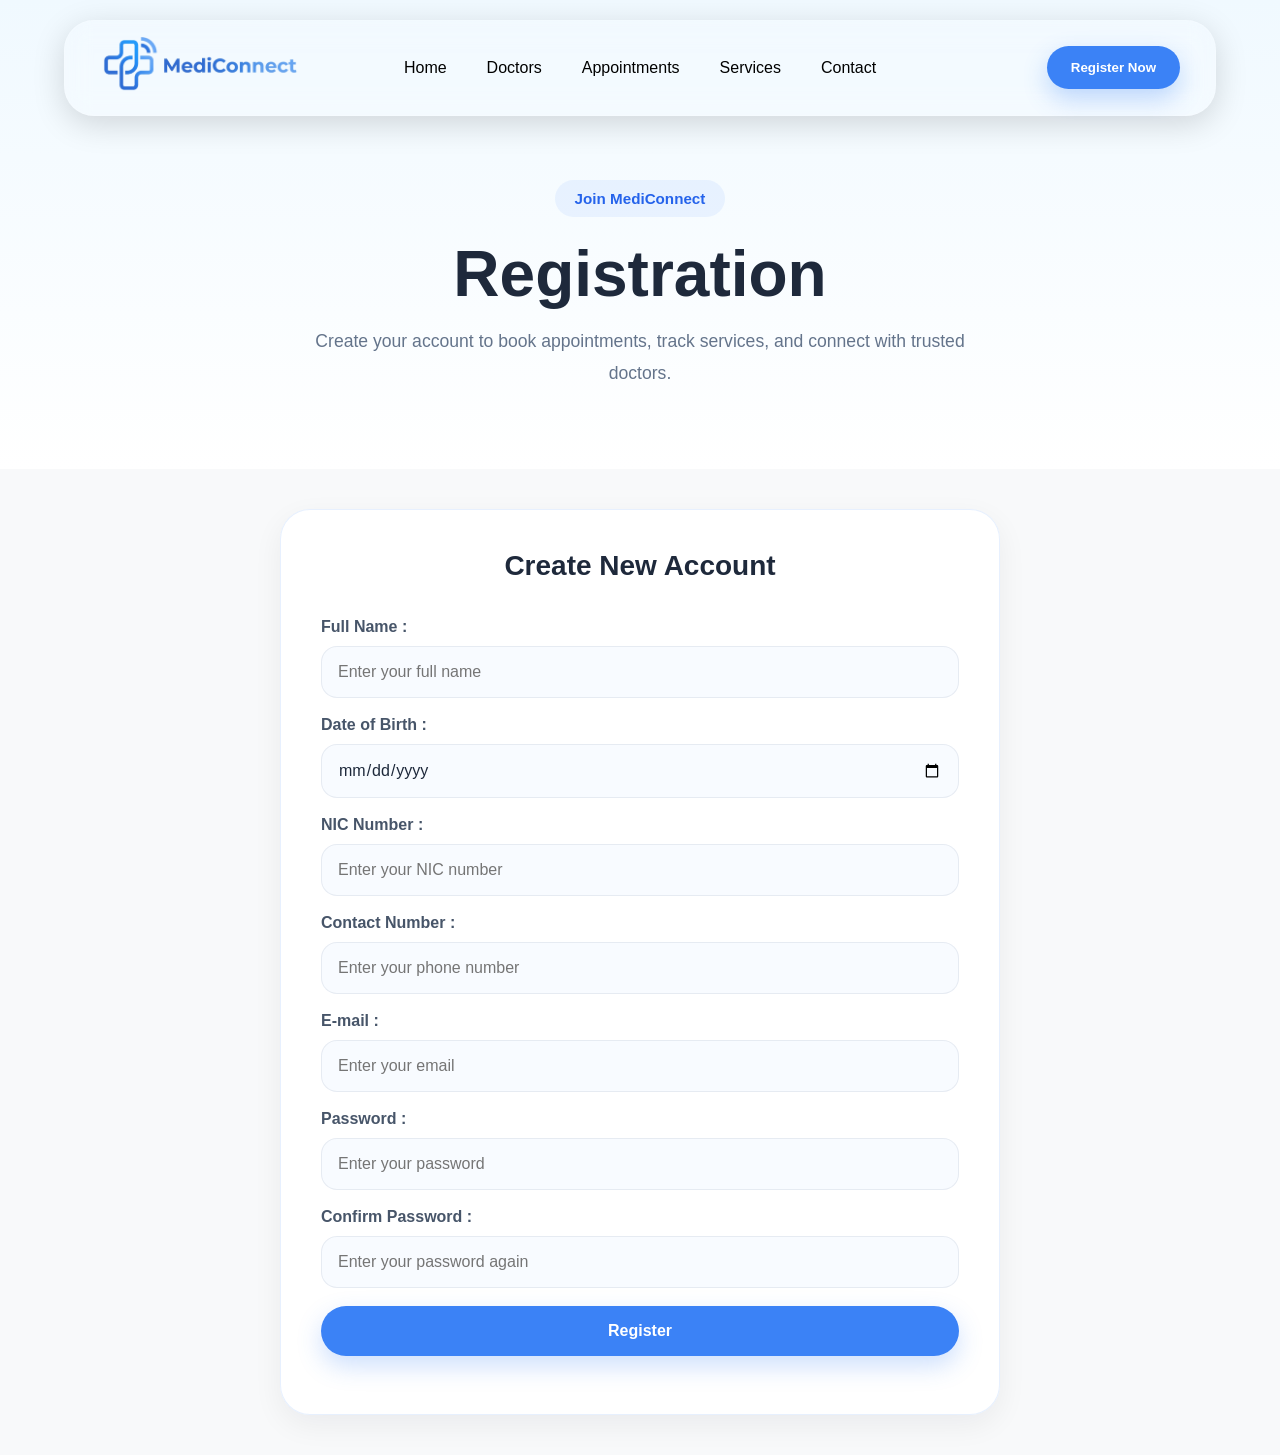
<file: registration.html>
<!DOCTYPE html>
<html lang="en">
<head>
    <meta charset="UTF-8">
    <meta name="viewport" content="width=device-width, initial-scale=1.0">
    <title>Registration</title>
    <link rel="icon" href="src/fav-icon.png" type="image/png">
    <link rel="stylesheet" href="style.css">
</head>

<style>
        .nav-links a {
            color: black;
        }

        .registration-section {
            padding: 40px 8%;
            background: #f8f9fa;
        }

        .form-box {
            width: 100%;
            max-width: 720px;
            margin: auto;
            background: rgba(255, 255, 255, .95);
            backdrop-filter: blur(18px);
            -webkit-backdrop-filter: blur(18px);
            border: 1px solid rgba(59, 130, 246, .12);
            border-radius: 30px;
            padding: 40px;
            box-shadow: 0 10px 30px rgba(15, 23, 42, .06);
        }

        .form-box h2 {
            color: #1e293b;
            text-align: center;
            margin-bottom: 24px;
            font-size: 1.75rem;
            padding-bottom: 12px;
        }

        .registerBox {
            margin-bottom: 18px;
        }

        .registerBox label {
            display: block;
            margin-bottom: 10px;
            color: #475569;
            font-weight: 600;
        }

        .registerBox input {
            width: 100%;
            padding: 16px;
            border: 1px solid rgba(148, 163, 184, .18);
            border-radius: 16px;
            background: #f8fbff;
            color: #1e293b;
            font-family: inherit;
            font-size: 1rem;
            outline: none;
            transition: all .25s ease;
            box-sizing: border-box;
        }

        .registerBox input:focus {
            border-color: #3b82f6;
            box-shadow: 0 0 0 4px rgba(59, 130, 246, .12);
        }

        .registerBtn {
            width: 100%;
            padding: 16px;
            font-size: 1rem;
            font-weight: 600;
            color: white;
            background: #3b82f6;
            border: none;
            border-radius: 999px;
            cursor: pointer;
            transition: all .3s ease;
            box-shadow: 0 10px 25px rgba(59, 130, 246, .25);
        }

        .registerBtn:hover {
            background: #2563eb;
            transform: translateY(-2px);
        }

        #message {
            margin-top: 18px;
            text-align: center;
            font-weight: 600;
        }

        @media (max-width: 768px) {
            .registration-section {
                padding: 20px 4%;
            }

            .form-box {
                padding: 28px;
            }
        }
</style>

<body>
    <div class="header">
        <nav class="navbar">
            <div class="logo">
                <img src="src/Logo-Mediconnect.png" alt="MediConnect" id="logo-mediconnect">
            </div>

            <ul class="nav-links">
                <li><a href="index.html">Home</a></li>
                <li><a href="docotors.html">Doctors</a></li>
                <li><a href="appoinments.html">Appointments</a></li>
                <li><a href="services.html">Services</a></li>
                <li><a href="contact.html">Contact</a></li>
            </ul>

            <button class="nav-btn" onclick="window.location.href='registration.html'">Register Now</button>
        </nav>
    </div>

    <section class="page-hero">
        <div class="page-hero-content">
            <span class="page-tag">Join MediConnect</span>
            <h1>Registration</h1>
            <p>Create your account to book appointments, track services, and connect with trusted doctors.</p>
        </div>
    </section>

    <section class="registration-section">
        <div class="form-box">
            <form id="registrationForm" class="registrationForm">
                <h2>Create New Account</h2>

                <div class="registerBox">
                    <label for="fullname">Full Name :</label>
                    <input type="text" id="fullname" name="fullname" placeholder="Enter your full name" required>
                </div>

                <div class="registerBox">
                    <label for="birthday">Date of Birth :</label>
                    <input type="date" id="birthday" name="birthday" placeholder="Enter your birthday" required>
                </div>

                <div class="registerBox">
                    <label for="nicNum">NIC Number :</label>
                    <input type="text" id="nicNum" name="nicNum" placeholder="Enter your NIC number">
                </div>

                <div class="registerBox">
                    <label for="contactNum">Contact Number :</label>
                    <input type="tel" id="contactNum" name="contactNum" placeholder="Enter your phone number" required>
                </div>

                <div class="registerBox">
                    <label for="email">E-mail :</label>
                    <input type="email" id="email" name="email" placeholder="Enter your email">
                </div>

                <div class="registerBox">
                    <label for="password">Password :</label>
                    <input type="password" id="password" name="password" placeholder="Enter your password" required>
                </div>

                <div class="registerBox">
                    <label for="confirmPassword">Confirm Password :</label>
                    <input type="password" id="confirmPassword" name="confirmPassword" placeholder="Enter your password again" required>
                </div>

                <button type="submit" class="registerBtn">Register</button>
                <p id="message"></p>
            </form>
        </div>
    </section>

    <script src="registration.js"></script>
</body>
</html>
</file>
<file: style.css>
*{
    margin:0;
    padding:0;
    box-sizing:border-box;
}

body{
    font-family:Arial,sans-serif;
}

/* Navigation Bar */
.navbar{
    display:grid;
    grid-template-columns: 1fr auto 1fr;
    align-items:center;
}

.logo{
    justify-self:start;
}

.nav-links{
    justify-self:center;
}

.nav-btn{
    justify-self:end;
}

.navbar{
    position:fixed;
    top:20px;
    left:50%;
    transform:translateX(-50%);
    width:90%;
    max-width:1400px;

    /* display:flex; */
    /* justify-content:space-between; */
    /* align-items:center; */
    padding:15px 35px;
    z-index:1000;
    border-radius:30px;
    background:rgba(255,255,255,0.08);
    backdrop-filter:blur(12px);
    border:1px solid rgba(255,255,255,0.15);
    box-shadow:0 8px 32px rgba(0,0,0,0.15);
}

.navbar.scrolled{
    background:rgba(255,255,255,0.85);
    backdrop-filter:blur(20px);
    border:1px solid rgba(255,255,255,0.5);
    box-shadow:0 10px 30px rgba(0,0,0,0.08);
}

.navbar.scrolled .logo,
.navbar.scrolled .nav-links a{
    color:#1e293b;
}

.navbar.scrolled .nav-links a:hover{
    color:#2563eb;
}

.nav-btn{
    background:#3b82f6;
    color:white;
}

.navbar.scrolled .nav-btn{
    background:#3b82f6;
    color:white;
}

.nav-btn:hover{
    transform:translateY(-2px);
    background:#2563eb;
}

.navbar{
    transition:all .35s ease;
}

.navbar.scrolled{
    padding:12px 30px;
    background:rgba(255,255,255,0.9);
    backdrop-filter:blur(20px);
    box-shadow:0 10px 25px rgba(0,0,0,.08);
}

.logo{
    color:white;
    font-size:1.4rem;
    font-weight:700;
    letter-spacing:0.5px;
}

.nav-links{
    display:flex;
    gap:40px;
    list-style:none;
}

.nav-links a{
    color:white;
    text-decoration:none;
    font-size:1rem;
    font-weight:500;
    transition:0.3s ease;
}

.nav-links a:hover{
    color:#60a5fa;
}

.nav-btn{
    border:none;
    padding:14px 24px;
    border-radius:50px;
    background:#3b82f6;
    color:white;
    font-weight:600;
    cursor:pointer;
    transition:0.3s ease;
    box-shadow:0 10px 25px rgba(59,130,246,0.3);
}

.nav-btn:hover{
    transform:translateY(-3px);
    background:#2563eb;
    box-shadow:0 15px 30px rgba(59,130,246,0.45);
}

.nav-links a{
    position:relative;
}

.nav-links a::after{
    content:"";
    position:absolute;
    left:0;
    bottom:-5px;
    width:0;
    height:2px;
    background:#60a5fa;
    transition:0.3s ease;
}

.nav-links a:hover::after{
    width:100%;
}

#logo-mediconnect{
    width:200px;
}


/* Hero SeCtion */
.hero{
    position:relative;
    height:100vh;
    overflow:hidden;
}

.hero video{
    position:absolute;
    top:0;
    left:0;
    width:100%;
    height:100%;
    object-fit:cover;
}

.overlay{
    position:absolute;
    width:100%;
    height:100%;
    background:linear-gradient(90deg,rgba(0,0,0,.75) 0%,rgba(0,0,0,.55) 40%,rgba(0,0,0,.25) 100%);
}

.hero-content{
    position:relative;
    z-index:5;
    color:white;
    max-width:700px;
    height:100%;
    display:flex;
    flex-direction:column;
    justify-content:center;
    padding-left:90px;
    padding-top:200px;
}

.hero-badge{
    width:max-content;
    padding:12px 22px;
    border-radius:50px;
    background:rgba(255,255,255,.1);
    backdrop-filter:blur(12px);
    border:1px solid rgba(255,255,255,.15);
    margin-bottom:25px;
    font-size:.95rem;
    font-weight:500;
}

.hero-content h1{
    font-size:70px;
    font-weight:700;
    line-height:1.05;
    margin-bottom:25px;
}

.hero-content h1 span{
    display:block;
    color:#60a5fa;
}

.hero-content p{
    font-size:1.15rem;
    line-height:1.8;
    color:rgba(255,255,255,.85);
    margin-bottom:35px;
}

.hero-buttons{
    display:flex;
    gap:20px;
    margin-bottom:50px;
}

.hero-btn-primary{
    padding:18px 36px;
    background:#3b82f6;
    color:white;
    border-radius:50px;
    text-decoration:none;
    font-weight:600;
    transition:.3s;
}

.hero-btn-primary:hover{
    transform:translateY(-4px);
    background:#2563eb;
}

.hero-btn-secondary{
    padding:18px 36px;
    background:rgba(255,255,255,.08);
    backdrop-filter:blur(12px);
    border:1px solid rgba(255,255,255,.15);
    border-radius:50px;
    color:white;
    text-decoration:none;
    font-weight:600;
    transition:.3s;
}

.hero-btn-secondary:hover{
    background:rgba(255,255,255,.15);
}

.hero-trust{
    display:flex;
    gap:50px;
}

.hero-trust div{
    color:white;
}

.hero-trust strong{
    display:block;
    font-size:2rem;
    font-weight:700;
    color:#5eead4;
    margin-bottom:5px;
}

/* Stats Section */
.stats{
    width: 85%;
    margin: -70px auto 100px;
    background: #fff;
    border-radius: 20px;
    padding: 40px;
    display: flex;
    justify-content: space-around;
    align-items: center;
    position: relative;
    z-index: 10;
    box-shadow: 0 10px 30px rgba(0,0,0,0.1);
}

.stat-card{
    text-align: center;
}

.stat-icon{
    width: 100px;
    height: 100px;
    /* opacity: 0.4; */
    border-radius: 20%;
    display: flex;
    justify-content: center;
    align-items: center;
    margin: 0 auto 15px;
    font-size: 30px;
}

.stat-card h2{
    font-size: 2rem;
    color: #1e90ff;
    margin-bottom: 10px;
}

.stat-card p{
    color: #666;
    font-size: 1rem;
}

.patient-icon{
    max-height: 40%;
    max-width: 40%;

}

.services{
    padding:80px 8%;
    background:linear-gradient(180deg,#f8fbff,#eef6ff);
}

.section-header{
    text-align:center;
    margin-bottom:60px;
}

.section-header span{
    color:#1e90ff;
    font-weight:600;
    letter-spacing:2px;
}

.section-header h2{
    font-size:2.8rem;
    margin:15px 0;
    color:#1e293b;
}

.section-header p{
    max-width:600px;
    margin:auto;
    color:#475569;
    line-height:1.7;
}


/* Services Section */
.services-header-large h2{
    color:#1e293b;
    font-size:2.7rem;   
    margin-top:100px;
    font-weight:550;
    text-align:center;
    margin-bottom:15px;
}

.services-icon{
    width:70px;
    margin-bottom:10px;
}
.services-container{
    justify-content:center;
    display:grid;
    grid-template-columns:repeat(auto-fit,minmax(300px,375px));
    gap:50px;
    max-width:1400px;
    margin:auto;
}

.service-card{
    max-width:375px;
    width:100%;
    height:100%;
    margin:30px auto 0;
    background:rgba(255,255,255,.75);
    backdrop-filter:blur(15px);
    border:1px solid rgba(59,130,246,0.12);
    border-radius:30px;
    margin-top:30px;
    padding:30px;
    transition:all .45s ease;
    box-shadow: 0 10px 25px rgba(15,23,42,.06);
    cursor:pointer;
}

.service-card:hover{
    transform:translateY(-8px);
    box-shadow: 0 20px 40px rgba(15,23,42,.12);
    border-color: rgba(59,130,246,.2);
}

.service-card:hover .service-arrow{
    transform:translateX(5px);
}

.service-card h3{
    font-weight:550;
    text-align:center;
    margin-top:40px;
    margin-bottom:15px;
    font-size:1.5rem;
    color:#1e293b;
}

.service-card p{
    text-align:center;
    color:#64748b;
    line-height:1.7;
}

.service-image{
    width:100%;
    height:220px;
    overflow:hidden;
    border-radius:20px;
    margin-bottom:20px;
}

.service-image img{
    width:100%;
    height:100%;
    object-fit:cover;
    display:block;
    transition:.4s ease;
}

.service-card:hover .service-image img{
    transform:scale(1.08);
}


/* Why Us Section */

/* .services-header-small{
    align-items:center;
} */

.services-header-small h2{
    color:#1e293b;
    font-weight:550;
    font-size:2.7rem;   
    margin-top:100px;
    text-align:center;
    margin-bottom:70px;
}


.why-us{
    padding:60px 8%;
    background:#ffffff;
}

.why-us-container{
    display:grid;
    grid-template-columns: 1fr 1fr;
    gap:80px;
    align-items:start;
    max-width:1400px;
    margin:auto;
}

.why-image,
.why-content{
    width:100%;
    height:100%;
}

.feature-item img{
    width:30px;
    border-radius:20px;
}

.why-image{
    aspect-ratio:4/3;
    overflow:hidden;
    border-radius:32px;
}

.why-image img{
    width:100%;
    height:100%;
    object-fit:cover;
}

.why-image{
    height:650px;
    overflow:hidden;
    border-radius:32px;
    position:relative;
}

.why-image img{
    width:100%;
    height:100%;
    object-fit:cover;
    display:block;
    transition:.5s ease;
}

.why-image:hover img{
    transform:scale(1.04);
}

.why-content h2{
    font-weight:500;
    font-size:3rem;
    line-height:1.2;
    color:#1e293b;
    margin-bottom:25px;
}

.why-content h2 span{
    color:#1e90ff;
}

.why-content p{
    color:#64748b;
    font-size: 1.15rem;
    line-height: 1.7;
    margin-bottom: 35px;
}

.why-features{
    display:flex;
    flex-direction:column;
    gap:25px;
}

.feature-item{
    display:flex;
    gap:20px;
    align-items:flex-start;
    padding:20px;
    border-radius:20px;
    transition:.3s ease;
    background: rgba(255,255,255,.7);
    border: 1px solid rgba(59,130,246,.08);
}

/* .feature-item:hover{
    transform:translateX(8px);
    box-shadow: 0 10px 30px rgba(0,0,0,.05);
} */

.feature-icon{
    min-width:60px;
    width:60px;
    height:60px;
    border-radius:30px;
    border:1px solid rgba(59,130,246,0.12);
    background:#fff;
    display:flex;
    justify-content:center;
    align-items:center;
    font-size:1.5rem;
}

.feature-item h4{
    color:#1e293b;
    margin-bottom:8px;
    font-size:1.25rem;
}

.feature-item p{
    opacity:0.8;
    margin:0;
    font-size:1rem;
    color:#64748b;
}


/*fooTER*/
.footer{
    padding:30px 2%;
}

.footer-container{
    position:relative;
    padding:60px;
    background:rgba(255,255,255,0.65);
    backdrop-filter:blur(20px);
    border:1px solid rgba(255,255,255,0.4);
    border-radius:32px;
    box-shadow:0 20px 40px rgba(15,23,42,.08);
}

.footer-grid{
    display:grid;
    grid-template-columns:repeat(3,minmax(240px,1fr));
    gap:50px;
    justify-items:center;
    align-items:start;
}

.footer-brand h2{
    font-size:2rem;
    color:#1e293b;
}

.footer-brand p{
    margin-top:15px;
    color:#475569;
    line-height:1.8;
}

.footer-links,.footer-contact,.footer-social{
    display:flex;
    flex-direction:column;
}

.footer-links h4,.footer-contact h4,.footer-social h4{
    margin-bottom:20px;
    color:#1e293b;
}

.footer-links a,.footer-social a{
    text-decoration:none;
    color:#475569;
    margin-bottom:12px;
    transition:.3s;
}

.footer-links a:hover,.footer-social a:hover{
    color:#2563eb;
}

.footer-contact p{
    color:#64748b;
    margin-bottom:12px;
}

.footer-bottom{
    margin-top:50px;
    padding-top:25px;
    border-top:1px solid #e2e8f0;
    text-align:center;
}

.footer-bottom p{
    color:#475569;
}

/* -------------------------------------------- */

/* Page Hero (Without Home Page) */
.page-hero {
    padding: 180px 8% 80px;
    background: linear-gradient(180deg, #f0f9ff 0%, #ffffff 100%);
    text-align: center;
}

.page-hero-content {
    max-width: 700px;
    margin: auto;
}

.page-tag {
    display: inline-block;
    padding: 10px 20px;
    border-radius: 50px;
    background: rgba(59, 130, 246, .08);
    color: #2563eb;
    font-weight: 600;
    font-size: .95rem;
    margin-bottom: 20px;
}

.page-hero h1 {
    font-size: 4rem;
    color: #1e293b;
    margin-bottom: 15px;
    font-weight: 700;
}

.page-hero p {
    color: #64748b;
    font-size: 1.1rem;
    line-height: 1.8;
}

/* Submit Button */
#btnSubmit {
    display: inline-flex;
    align-items: center;
    justify-content: center;
    gap: 8px;
    margin-top: 18px;
    background: #3b82f6;
    color: white;
    border: none;
    width: 100%;
    padding: 16px;
    border-radius: 999px;
    font-size: 1rem;
    font-weight: 600;
    cursor: pointer;
    transition: all .3s ease;
    box-shadow: 0 10px 25px rgba(59, 130, 246, .25)
}

#btnSubmit:hover {
    background: #2563eb;
    transform: translateY(-2px);
    box-shadow: 0 12px 28px rgba(59, 130, 246, .32)
}


/* === Responsive === */

/* Tablets */
@media (max-width: 992px) {
    .page-hero h1 {
        font-size: 3rem;
    }

    .navbar {
        padding: 15px 20px;
    }

    .nav-links {
        gap: 20px;
    }

    #logo-mediconnect {
        width: 160px;
    }

    #btnSubmit {
        width: 100%;
        padding: 16px;
    }

    /* Hero */
    .hero-content{
        padding-left:50px;
        max-width:600px;
    }

    .hero-content h1{
        font-size:55px;
    }

    /* Stats */
    .stats{
        flex-wrap:wrap;
        gap:30px;
        padding:30px;
    }

    /* Why Us */
    .why-us-container{
        grid-template-columns:1fr;
        gap:50px;
    }

    .why-image{
        height:500px;
    }

    /* Footer */
    .footer-grid{
        grid-template-columns:1fr 1fr;
    }
}


/* Mobile Devices */
@media (max-width: 768px) {
    .navbar {
        position: absolute;
        grid-template-columns: 1fr;
        gap: 15px;
        text-align: center;
        padding: 20px;
    }

    .logo,
    .nav-links {
        justify-self: center;
    }

    .nav-links {
        flex-wrap: wrap;
        justify-content: center;
        gap: 15px;
    }

    .nav-btn {
        display: none;
    }

    #logo-mediconnect {
        width: 140px;
    }

    .page-hero {
        padding: 220px 20px 60px;
    }

    .page-hero h1 {
        font-size: 2.5rem;
    }

    .page-hero p {
        font-size: 1rem;
    }

    #btnSubmit {
        width: 100%;
        padding: 16px;
    }

    /* Hero Section */
    .hero{
        min-height:100vh;
        height:auto;
    }

    .hero-content{
        padding:180px 25px 80px;
        max-width:100%;
        text-align:center;
        align-items:center;
    }

    .hero-content h1{
        font-size:42px;
    }

    .hero-content p{
        font-size:1rem;
    }

    .hero-buttons{
        justify-content:center;
    }

    /* Services */
    .services-header-large h2,
    .services-header-small h2{
        font-size:2rem;
    }

    .services-container{
        grid-template-columns:1fr;
        gap:25px;
    }

    .service-card{
        max-width:100%;
    }

    /* Why Us */
    .why-content h2{
        font-size:2.2rem;
        text-align:center;
    }

    .why-content p{
        text-align:center;
    }

    .why-image{
        height:400px;
    }

    /* Stats */
    .stats{
        flex-direction:column;
        gap:25px;
        margin-top:-40px;
    }

    /* Footer */
    .footer-grid{
        grid-template-columns:1fr;
        text-align:center;
    }

    .footer-container{
        padding:35px 25px;
    }
}
</file>
